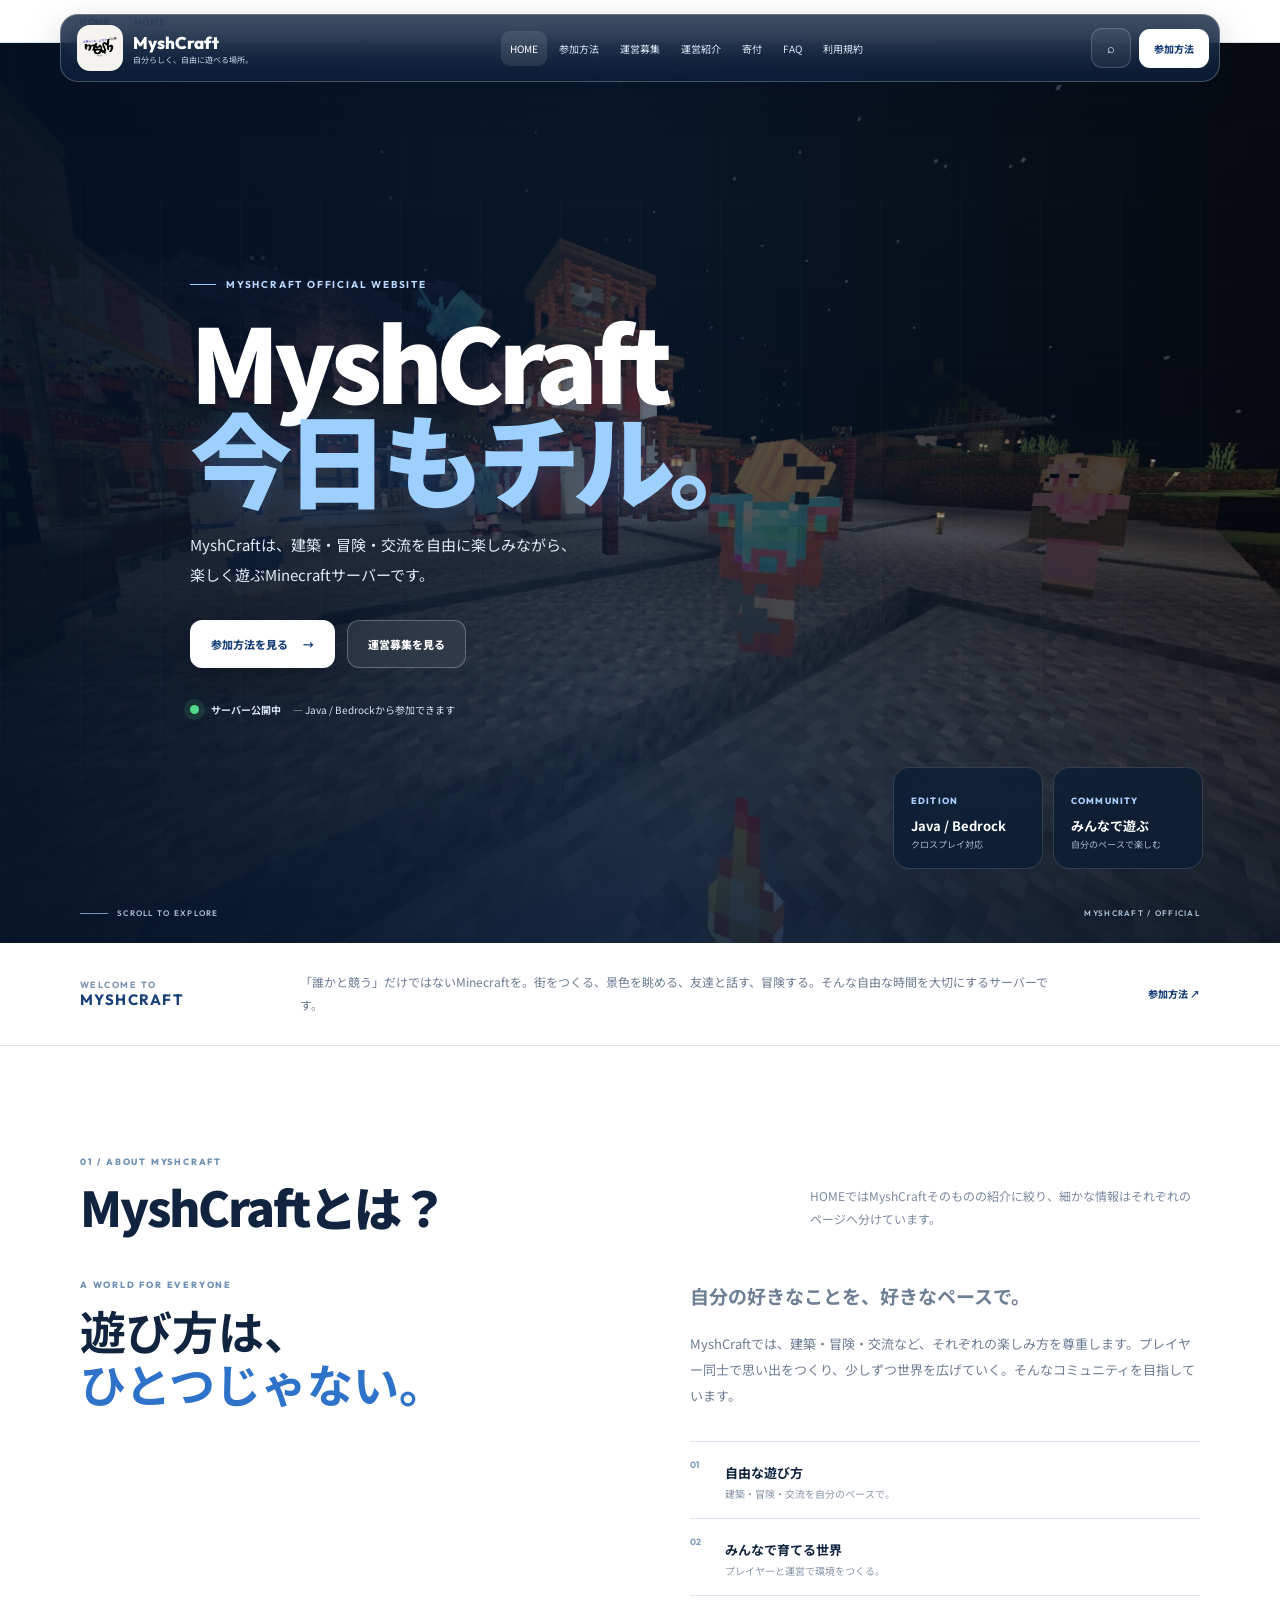
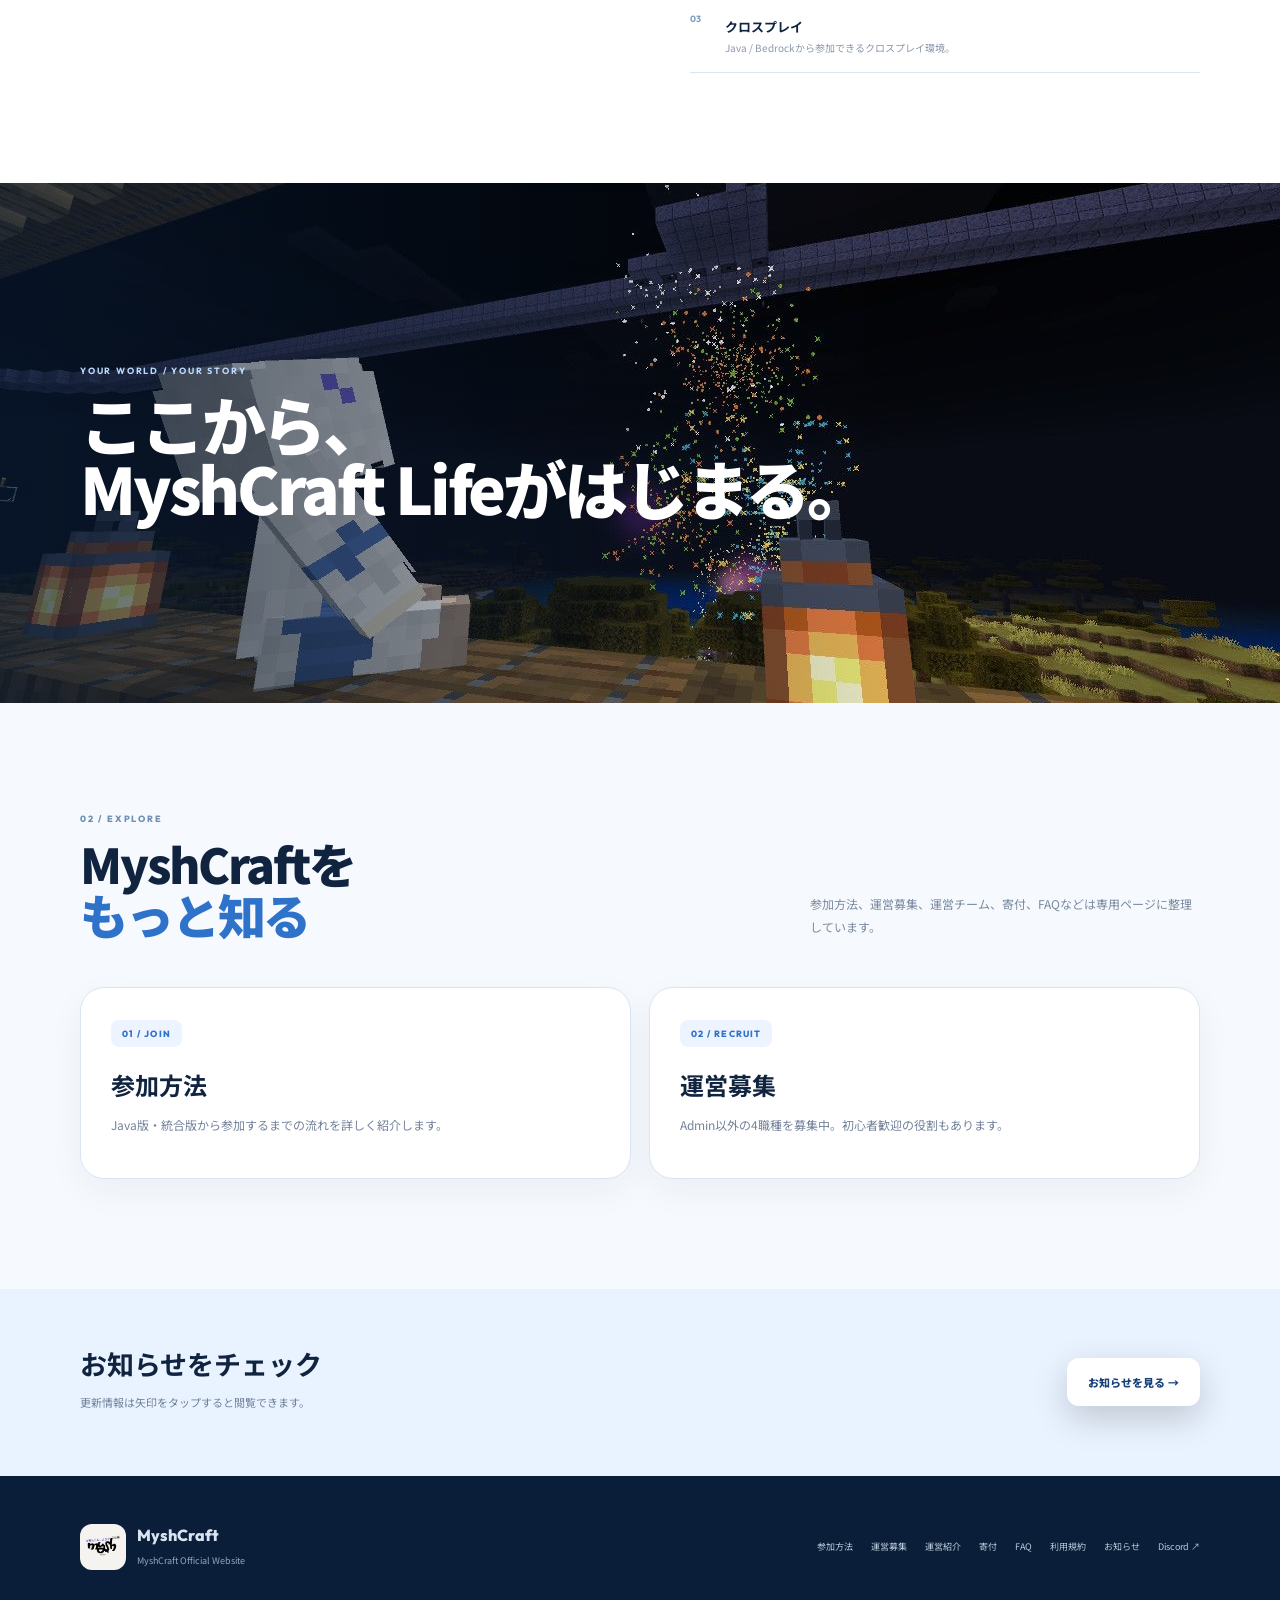
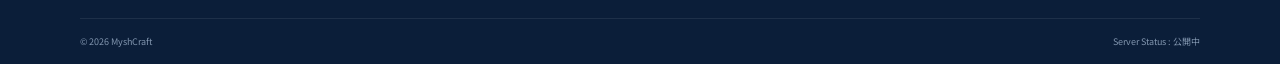
<file: index.html>
<!doctype html><html lang="ja"><head><meta charset="utf-8"><meta name="viewport" content="width=device-width,initial-scale=1"><meta name="theme-color" content="#173f78"><title>HOME | MyshCraft</title><link rel="icon" href="assets/images/myshcraft-icon.png"><link rel="stylesheet" href="style.css"></head><body><div class="progress" id="progress"></div><header class="site-header"><a class="brand" href="index.html"><img src="assets/images/myshcraft-icon.png" alt="MyshCraft"><span><strong>MyshCraft</strong><small>自分らしく、自由に遊べる場所。</small></span></a><nav class="main-nav"><a class="active" href="index.html">HOME</a><a class="" href="join.html">参加方法</a><a class="" href="recruit.html">運営募集</a><a class="" href="team.html">運営紹介</a><a class="" href="donate.html">寄付</a><a class="" href="faq.html">FAQ</a><a class="" href="rules.html">利用規約</a></nav><div class="header-actions"><button class="icon-button" id="searchOpen" aria-label="検索">⌕</button><a class="header-cta" href="join.html">参加方法</a><button class="menu-button" id="menuButton">☰</button></div></header><div class="breadcrumbs"><div class="container"><a href="index.html">HOME</a><span>›</span><strong>HOME</strong></div></div><main><section class="hero"><video autoplay muted loop playsinline poster="assets/images/world1.png"><source src="assets/video/myshcraft-hero.mp4" type="video/mp4"></video><div class="hero-shade"></div><div class="hero-grid"></div><div class="hero-content"><div class="eyebrow"><span></span> MYSHCRAFT OFFICIAL WEBSITE</div><h1>MyshCraft<br><em>今日もチル。</em></h1><p>MyshCraftは、建築・冒険・交流を自由に楽しみながら、<br>楽しく遊ぶMinecraftサーバーです。</p><div class="hero-buttons"><a class="btn primary" href="join.html">参加方法を見る <span>→</span></a><a class="btn glass" href="recruit.html">運営募集を見る</a></div><div class="hero-status"><span class="status-dot status-live"></span><strong>サーバー公開中</strong><span>— Java / Bedrockから参加できます</span></div></div><div class="hero-cards"><div class="mini-card"><b>EDITION</b><strong>Java / Bedrock</strong><span>クロスプレイ対応</span></div><div class="mini-card"><b>COMMUNITY</b><strong>みんなで遊ぶ</strong><span>自分のペースで楽しむ</span></div></div><div class="hero-bottom"><div class="scroll-label"><span></span> SCROLL TO EXPLORE</div><div>MYSHCRAFT / OFFICIAL</div></div></section><section class="intro"><div class="container intro-grid"><div class="intro-label">WELCOME TO<br><strong>MYSHCRAFT</strong></div><p>「誰かと競う」だけではないMinecraftを。街をつくる、景色を眺める、友達と話す、冒険する。そんな自由な時間を大切にするサーバーです。</p><a class="text-link" href="join.html">参加方法 ↗</a></div></section><section class="section about-home"><div class="container"><div class="section-head"><div><div class="section-kicker">01 / ABOUT MYSHCRAFT</div><h2>MyshCraftとは？</h2></div><p>HOMEではMyshCraftそのものの紹介に絞り、細かな情報はそれぞれのページへ分けています。</p></div><div class="about-grid"><div><div class="section-kicker">A WORLD FOR EVERYONE</div><h2 style="font-size:46px;line-height:1.15;margin:0">遊び方は、<br><span style="color:var(--blue)">ひとつじゃない。</span></h2></div><div class="about-copy"><p class="lead">自分の好きなことを、好きなペースで。</p><p>MyshCraftでは、建築・冒険・交流など、それぞれの楽しみ方を尊重します。プレイヤー同士で思い出をつくり、少しずつ世界を広げていく。そんなコミュニティを目指しています。</p><div class="feature-list"><div><b>01</b><span><strong>自由な遊び方</strong><small>建築・冒険・交流を自分のペースで。</small></span></div><div><b>02</b><span><strong>みんなで育てる世界</strong><small>プレイヤーと運営で環境をつくる。</small></span></div><div><b>03</b><span><strong>クロスプレイ</strong><small>Java / Bedrockから参加できるクロスプレイ環境。</small></span></div></div></div></div></div></section><section class="visual"><img src="assets/images/screenshot6.jpg" alt="MyshCraftの街並み"><div class="container"><span>YOUR WORLD / YOUR STORY</span><h2>ここから、<br>MyshCraft Lifeがはじまる。</h2></div></section><section class="section"><div class="container"><div class="section-head"><div><div class="section-kicker">02 / EXPLORE</div><h2>MyshCraftを<br><span>もっと知る</span></h2></div><p>参加方法、運営募集、運営チーム、寄付、FAQなどは専用ページに整理しています。</p></div><div class="join-grid"><a class="join-card" href="join.html"><div class="join-icon">01 / JOIN</div><h3>参加方法</h3><p>Java版・統合版から参加するまでの流れを詳しく紹介します。</p></a><a class="join-card" href="recruit.html"><div class="join-icon">02 / RECRUIT</div><h3>運営募集</h3><p>Admin以外の4職種を募集中。初心者歓迎の役割もあります。</p></a></div></div></section><section class="cta"><div class="container cta-inner"><div><h2>お知らせをチェック</h2><p>更新情報は矢印をタップすると閲覧できます。</p></div><a class="btn primary" href="news.html">お知らせを見る →</a></div></section></main><footer class="footer"><div class="container footer-main"><div class="footer-brand"><img src="assets/images/myshcraft-icon.png" alt=""><div><strong>MyshCraft</strong><small>MyshCraft Official Website</small></div></div><div class="footer-links"><a href="join.html">参加方法</a><a href="recruit.html">運営募集</a><a href="team.html">運営紹介</a><a href="donate.html">寄付</a><a href="faq.html">FAQ</a><a href="rules.html">利用規約</a><a href="news.html">お知らせ</a><a href="https://discord.gg/7vTQMmWgSN" target="_blank" rel="noopener">Discord ↗</a></div></div><div class="container footer-bottom"><span>© 2026 MyshCraft</span><span>Server Status : 公開中</span></div></footer><div class="search-modal" id="searchModal"><div class="search-backdrop" data-close="1"></div><div class="search-panel"><button class="search-close" data-close="1">×</button><div class="section-kicker">SITE SEARCH</div><h2>何をお探しですか？</h2><input class="search-input" id="searchInput" placeholder="参加方法、寄付、運営募集…"><div id="searchResults" style="margin-top:15px"></div></div></div><script src="script.js"></script></body></html>
</file>
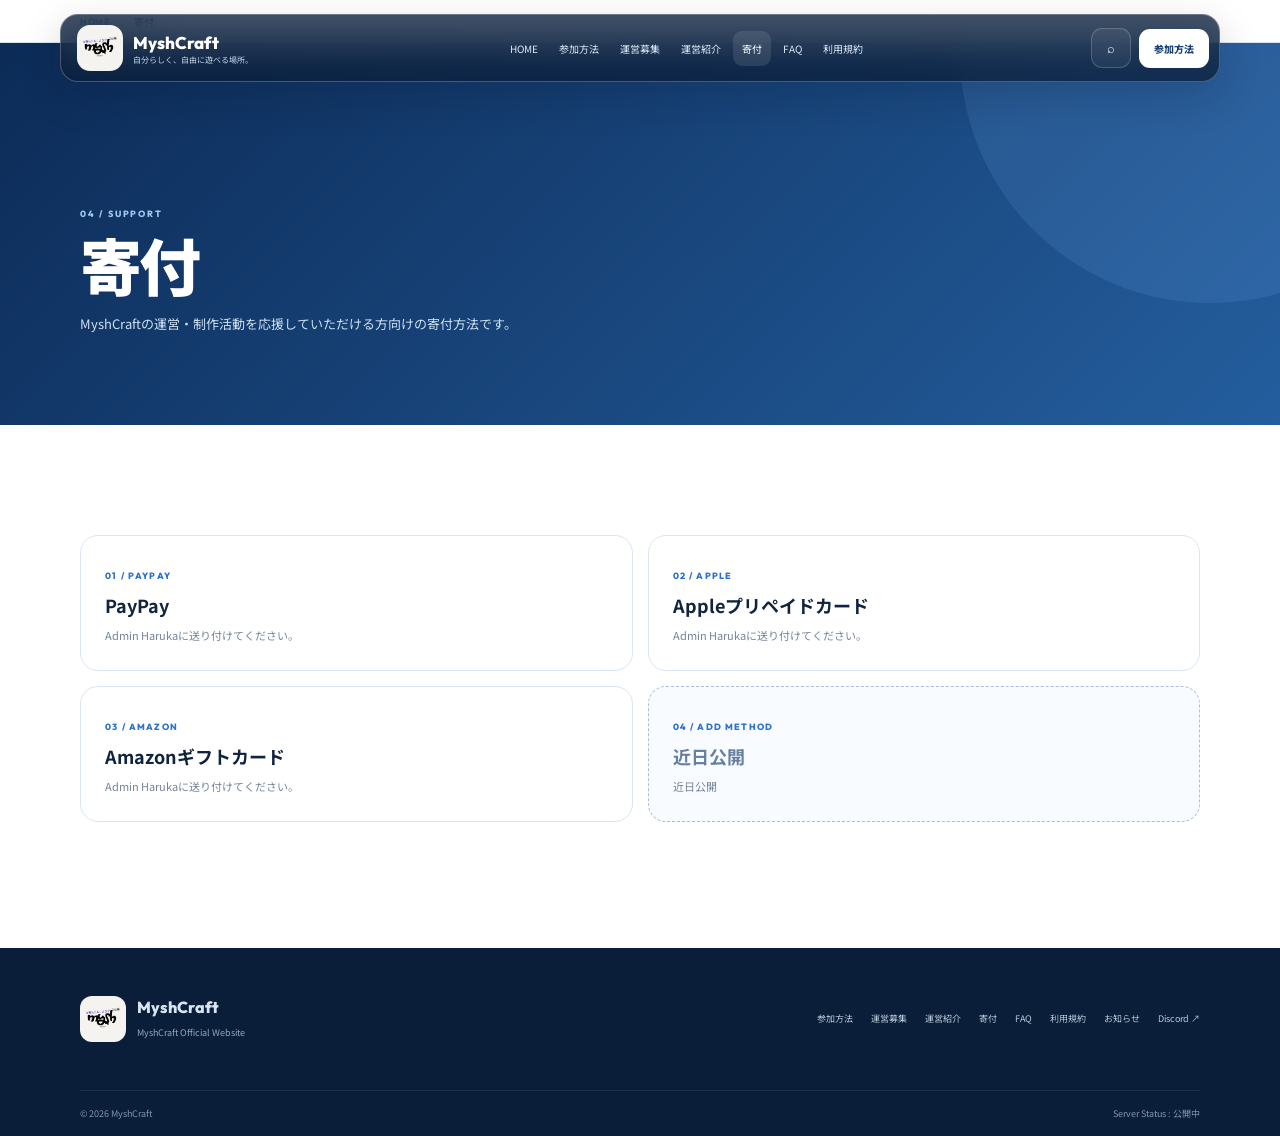
<file: donate.html>
<!doctype html><html lang="ja"><head><meta charset="utf-8"><meta name="viewport" content="width=device-width,initial-scale=1"><meta name="theme-color" content="#173f78"><title>寄付 | MyshCraft</title><link rel="icon" href="assets/images/myshcraft-icon.png"><link rel="stylesheet" href="style.css"></head><body><div class="progress" id="progress"></div><header class="site-header"><a class="brand" href="index.html"><img src="assets/images/myshcraft-icon.png" alt="MyshCraft"><span><strong>MyshCraft</strong><small>自分らしく、自由に遊べる場所。</small></span></a><nav class="main-nav"><a class="" href="index.html">HOME</a><a class="" href="join.html">参加方法</a><a class="" href="recruit.html">運営募集</a><a class="" href="team.html">運営紹介</a><a class="active" href="donate.html">寄付</a><a class="" href="faq.html">FAQ</a><a class="" href="rules.html">利用規約</a></nav><div class="header-actions"><button class="icon-button" id="searchOpen" aria-label="検索">⌕</button><a class="header-cta" href="join.html">参加方法</a><button class="menu-button" id="menuButton">☰</button></div></header><div class="breadcrumbs"><div class="container"><a href="index.html">HOME</a><span>›</span><strong>寄付</strong></div></div><main><section class="page-hero"><div class="container"><div class="section-kicker light-kicker">04 / SUPPORT</div><h1>寄付</h1><p>MyshCraftの運営・制作活動を応援していただける方向けの寄付方法です。</p></div></section><section class="section content-section"><div class="container"><div class="donate-grid"><div class="donate-card"><b>01 / PAYPAY</b><h3>PayPay</h3><p>Admin Harukaに送り付けてください。</p></div><div class="donate-card"><b>02 / APPLE</b><h3>Appleプリペイドカード</h3><p>Admin Harukaに送り付けてください。</p></div><div class="donate-card"><b>03 / AMAZON</b><h3>Amazonギフトカード</h3><p>Admin Harukaに送り付けてください。</p></div><div class="donate-card add-card"><b>04 / ADD METHOD</b><h3>近日公開</h3><p>近日公開</p></div></div><p class="donate-note"></p></div></section></main><footer class="footer"><div class="container footer-main"><div class="footer-brand"><img src="assets/images/myshcraft-icon.png" alt=""><div><strong>MyshCraft</strong><small>MyshCraft Official Website</small></div></div><div class="footer-links"><a href="join.html">参加方法</a><a href="recruit.html">運営募集</a><a href="team.html">運営紹介</a><a href="donate.html">寄付</a><a href="faq.html">FAQ</a><a href="rules.html">利用規約</a><a href="news.html">お知らせ</a><a href="https://discord.gg/7vTQMmWgSN" target="_blank" rel="noopener">Discord ↗</a></div></div><div class="container footer-bottom"><span>© 2026 MyshCraft</span><span>Server Status : 公開中</span></div></footer><div class="search-modal" id="searchModal"><div class="search-backdrop" data-close="1"></div><div class="search-panel"><button class="search-close" data-close="1">×</button><div class="section-kicker">SITE SEARCH</div><h2>何をお探しですか？</h2><input class="search-input" id="searchInput" placeholder="参加方法、寄付、運営募集…"><div id="searchResults" style="margin-top:15px"></div></div></div><script src="script.js"></script></body></html>
</file>
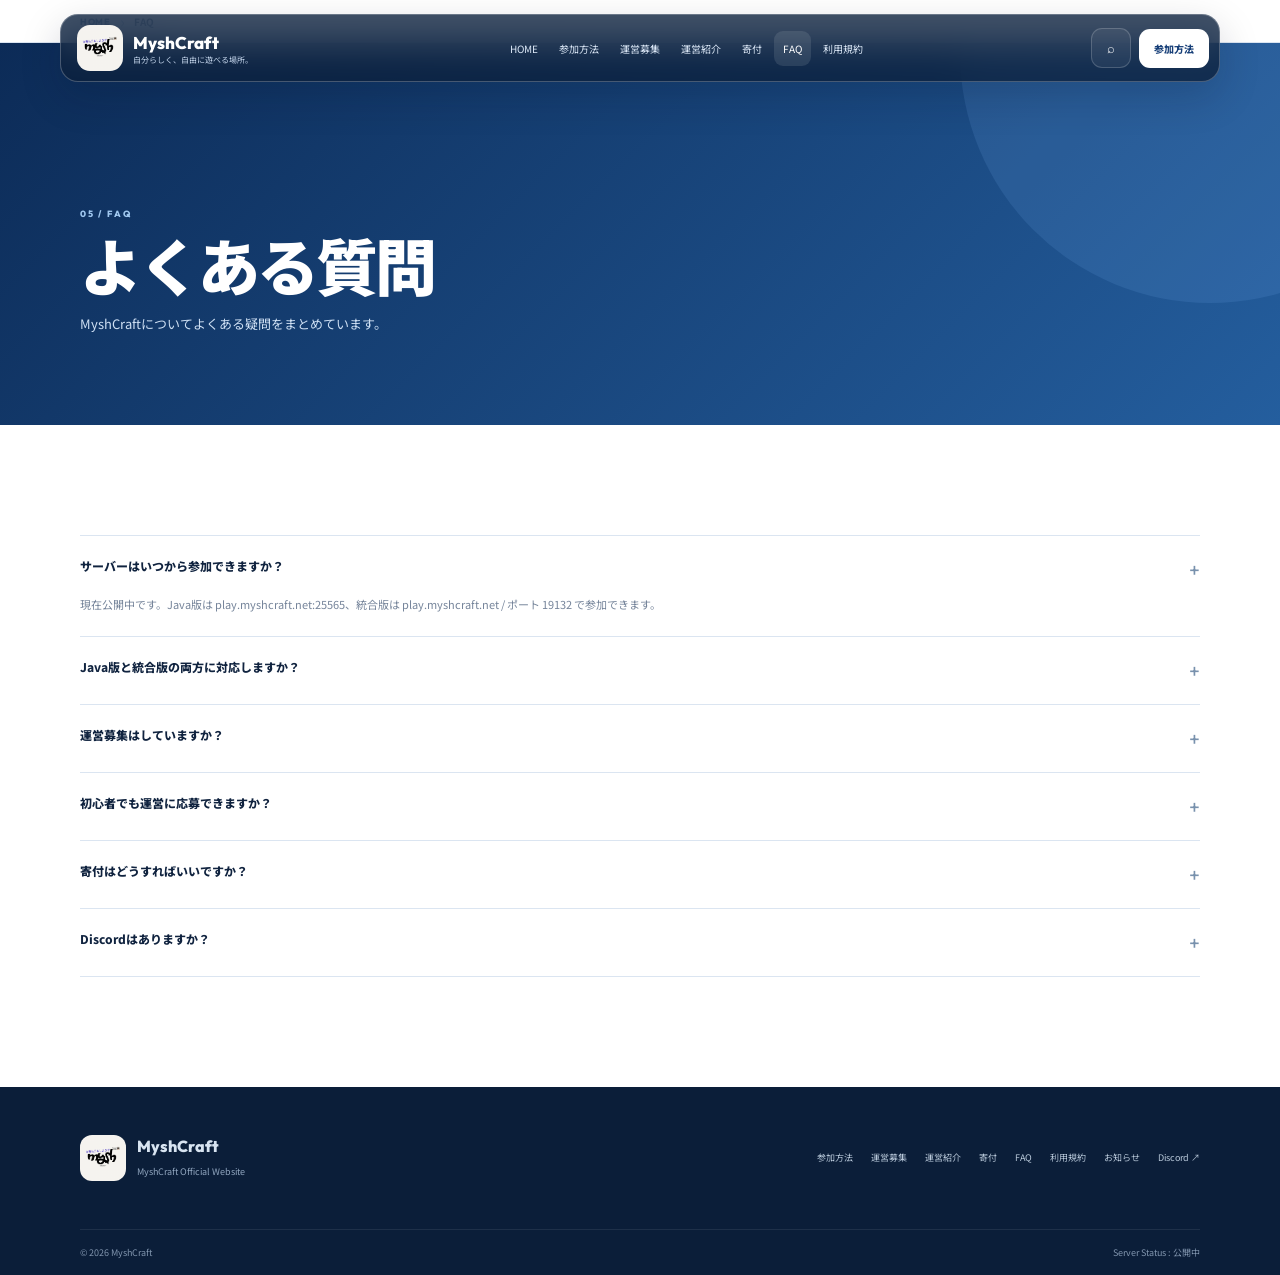
<file: faq.html>
<!doctype html><html lang="ja"><head><meta charset="utf-8"><meta name="viewport" content="width=device-width,initial-scale=1"><meta name="theme-color" content="#173f78"><title>よくある質問 | MyshCraft</title><link rel="icon" href="assets/images/myshcraft-icon.png"><link rel="stylesheet" href="style.css"></head><body><div class="progress" id="progress"></div><header class="site-header"><a class="brand" href="index.html"><img src="assets/images/myshcraft-icon.png" alt="MyshCraft"><span><strong>MyshCraft</strong><small>自分らしく、自由に遊べる場所。</small></span></a><nav class="main-nav"><a class="" href="index.html">HOME</a><a class="" href="join.html">参加方法</a><a class="" href="recruit.html">運営募集</a><a class="" href="team.html">運営紹介</a><a class="" href="donate.html">寄付</a><a class="active" href="faq.html">FAQ</a><a class="" href="rules.html">利用規約</a></nav><div class="header-actions"><button class="icon-button" id="searchOpen" aria-label="検索">⌕</button><a class="header-cta" href="join.html">参加方法</a><button class="menu-button" id="menuButton">☰</button></div></header><div class="breadcrumbs"><div class="container"><a href="index.html">HOME</a><span>›</span><strong>FAQ</strong></div></div><main><section class="page-hero"><div class="container"><div class="section-kicker light-kicker">05 / FAQ</div><h1>よくある質問</h1><p>MyshCraftについてよくある疑問をまとめています。</p></div></section><section class="section content-section"><div class="container"><div class="faq-list"><details open><summary>サーバーはいつから参加できますか？<span>+</span></summary><p>現在公開中です。Java版は play.myshcraft.net:25565、統合版は play.myshcraft.net / ポート 19132 で参加できます。</p></details><details><summary>Java版と統合版の両方に対応しますか？<span>+</span></summary><p>Java版・統合版のクロスプレイに対応しています。</p></details><details><summary>運営募集はしていますか？<span>+</span></summary><p>Moderator / Developer / Editor / Builderを募集しています。Adminは募集対象外です。</p></details><details><summary>初心者でも運営に応募できますか？<span>+</span></summary><p>EditorとBuilderは「統合版OK・初心者大歓迎」としています。</p></details><details><summary>寄付はどうすればいいですか？<span>+</span></summary><p>PayPay、Appleプリペイドカード、Amazonギフトカードに対応しています。いずれもAdmin Harukaに送付してください。</p></details><details><summary>Discordはありますか？<span>+</span></summary><p>あります。参加方法ページやフッターからDiscordへアクセスできます。</p></details></div></div></section></main><footer class="footer"><div class="container footer-main"><div class="footer-brand"><img src="assets/images/myshcraft-icon.png" alt=""><div><strong>MyshCraft</strong><small>MyshCraft Official Website</small></div></div><div class="footer-links"><a href="join.html">参加方法</a><a href="recruit.html">運営募集</a><a href="team.html">運営紹介</a><a href="donate.html">寄付</a><a href="faq.html">FAQ</a><a href="rules.html">利用規約</a><a href="news.html">お知らせ</a><a href="https://discord.gg/7vTQMmWgSN" target="_blank" rel="noopener">Discord ↗</a></div></div><div class="container footer-bottom"><span>© 2026 MyshCraft</span><span>Server Status : 公開中</span></div></footer><div class="search-modal" id="searchModal"><div class="search-backdrop" data-close="1"></div><div class="search-panel"><button class="search-close" data-close="1">×</button><div class="section-kicker">SITE SEARCH</div><h2>何をお探しですか？</h2><input class="search-input" id="searchInput" placeholder="参加方法、寄付、運営募集…"><div id="searchResults" style="margin-top:15px"></div></div></div><script src="script.js"></script></body></html>
</file>
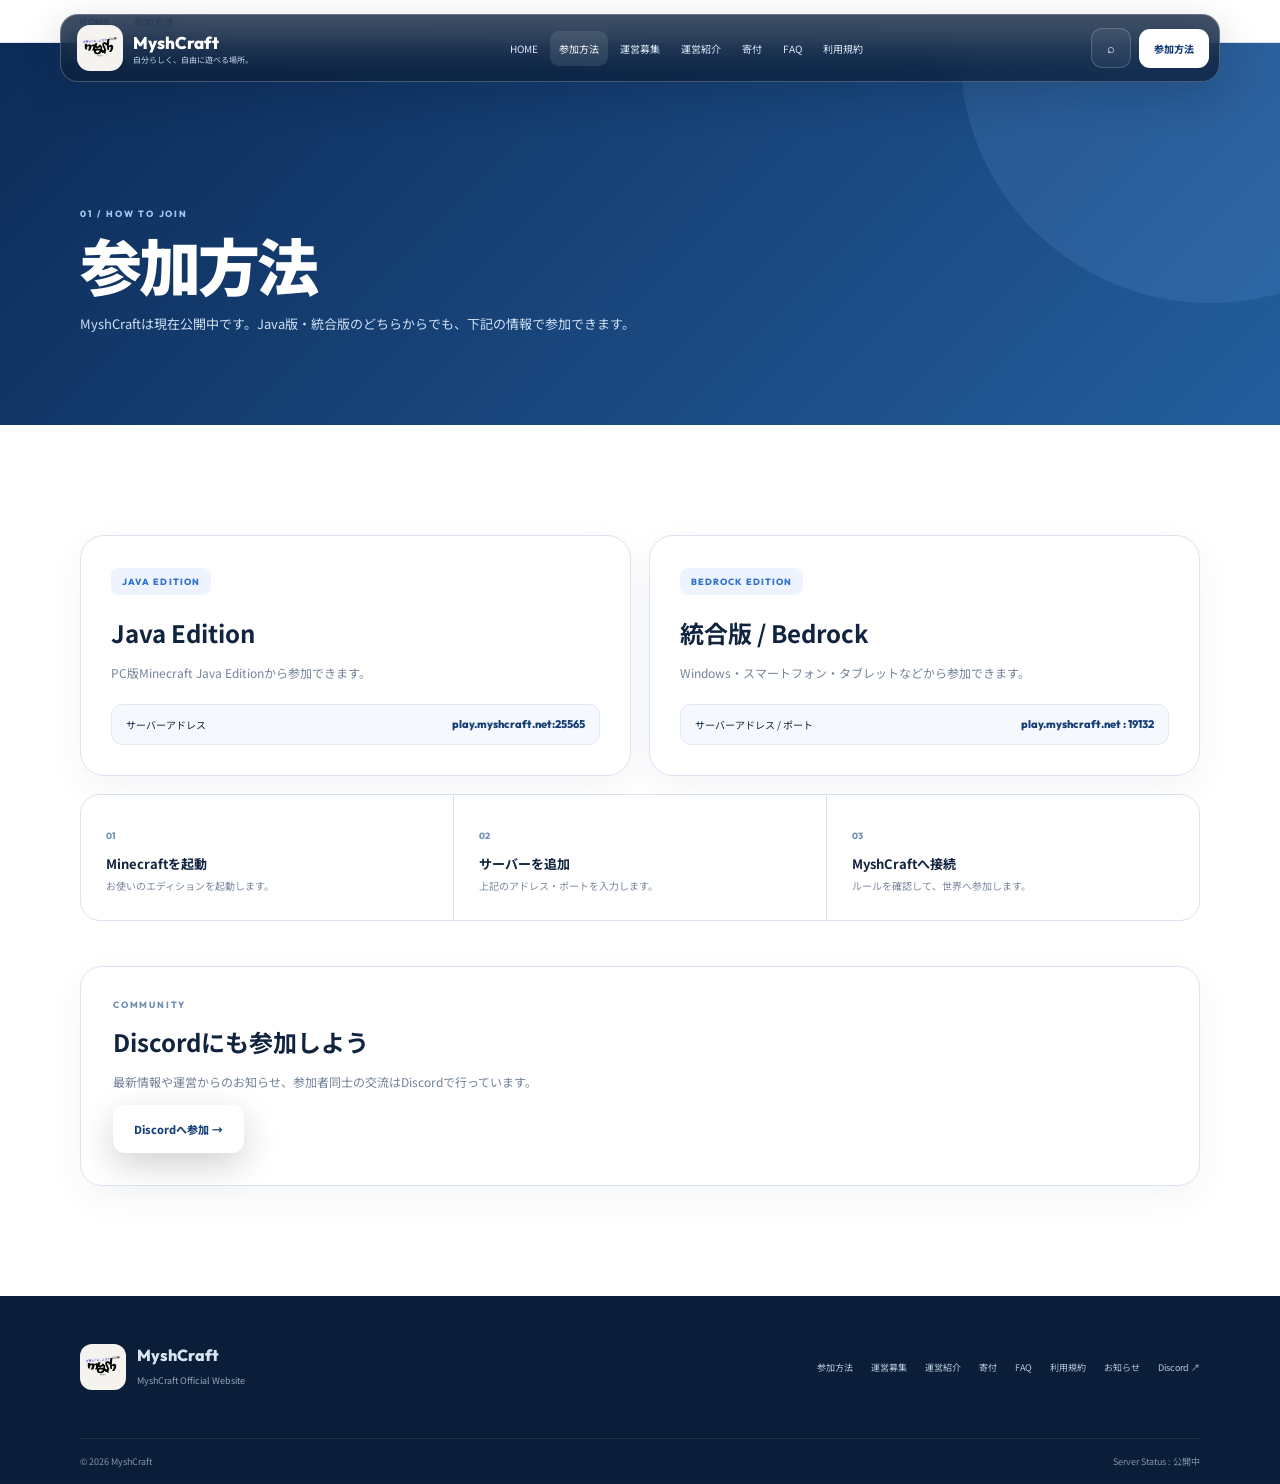
<file: join.html>
<!doctype html><html lang="ja"><head><meta charset="utf-8"><meta name="viewport" content="width=device-width,initial-scale=1"><meta name="theme-color" content="#173f78"><title>参加方法 | MyshCraft</title><link rel="icon" href="assets/images/myshcraft-icon.png"><link rel="stylesheet" href="style.css"></head><body><div class="progress" id="progress"></div><header class="site-header"><a class="brand" href="index.html"><img src="assets/images/myshcraft-icon.png" alt="MyshCraft"><span><strong>MyshCraft</strong><small>自分らしく、自由に遊べる場所。</small></span></a><nav class="main-nav"><a class="" href="index.html">HOME</a><a class="active" href="join.html">参加方法</a><a class="" href="recruit.html">運営募集</a><a class="" href="team.html">運営紹介</a><a class="" href="donate.html">寄付</a><a class="" href="faq.html">FAQ</a><a class="" href="rules.html">利用規約</a></nav><div class="header-actions"><button class="icon-button" id="searchOpen" aria-label="検索">⌕</button><a class="header-cta" href="join.html">参加方法</a><button class="menu-button" id="menuButton">☰</button></div></header><div class="breadcrumbs"><div class="container"><a href="index.html">HOME</a><span>›</span><strong>参加方法</strong></div></div><main><section class="page-hero"><div class="container"><div class="section-kicker light-kicker">01 / HOW TO JOIN</div><h1>参加方法</h1><p>MyshCraftは現在公開中です。Java版・統合版のどちらからでも、下記の情報で参加できます。</p></div></section><section class="section content-section"><div class="container"><div class="join-grid"><div class="join-card"><div class="join-icon">JAVA EDITION</div><h3>Java Edition</h3><p>PC版Minecraft Java Editionから参加できます。</p><div class="server-row"><span>サーバーアドレス</span><code>play.myshcraft.net:25565</code></div></div><div class="join-card"><div class="join-icon">BEDROCK EDITION</div><h3>統合版 / Bedrock</h3><p>Windows・スマートフォン・タブレットなどから参加できます。</p><div class="server-row"><span>サーバーアドレス / ポート</span><code>play.myshcraft.net : 19132</code></div></div></div><div class="steps"><div class="step"><span>01</span><strong>Minecraftを起動</strong><p>お使いのエディションを起動します。</p></div><div class="step"><span>02</span><strong>サーバーを追加</strong><p>上記のアドレス・ポートを入力します。</p></div><div class="step"><span>03</span><strong>MyshCraftへ接続</strong><p>ルールを確認して、世界へ参加します。</p></div></div><div class="content-card" style="margin-top:45px"><div class="section-kicker">COMMUNITY</div><h2 style="margin:0 0 10px">Discordにも参加しよう</h2><p style="font-size:12px;color:#718198;line-height:1.9">最新情報や運営からのお知らせ、参加者同士の交流はDiscordで行っています。</p><a class="btn primary" href="https://discord.gg/7vTQMmWgSN" target="_blank" rel="noopener">Discordへ参加 →</a></div></div></section></main><footer class="footer"><div class="container footer-main"><div class="footer-brand"><img src="assets/images/myshcraft-icon.png" alt=""><div><strong>MyshCraft</strong><small>MyshCraft Official Website</small></div></div><div class="footer-links"><a href="join.html">参加方法</a><a href="recruit.html">運営募集</a><a href="team.html">運営紹介</a><a href="donate.html">寄付</a><a href="faq.html">FAQ</a><a href="rules.html">利用規約</a><a href="news.html">お知らせ</a><a href="https://discord.gg/7vTQMmWgSN" target="_blank" rel="noopener">Discord ↗</a></div></div><div class="container footer-bottom"><span>© 2026 MyshCraft</span><span>Server Status : 公開中</span></div></footer><div class="search-modal" id="searchModal"><div class="search-backdrop" data-close="1"></div><div class="search-panel"><button class="search-close" data-close="1">×</button><div class="section-kicker">SITE SEARCH</div><h2>何をお探しですか？</h2><input class="search-input" id="searchInput" placeholder="参加方法、寄付、運営募集…"><div id="searchResults" style="margin-top:15px"></div></div></div><script src="script.js"></script></body></html>
</file>
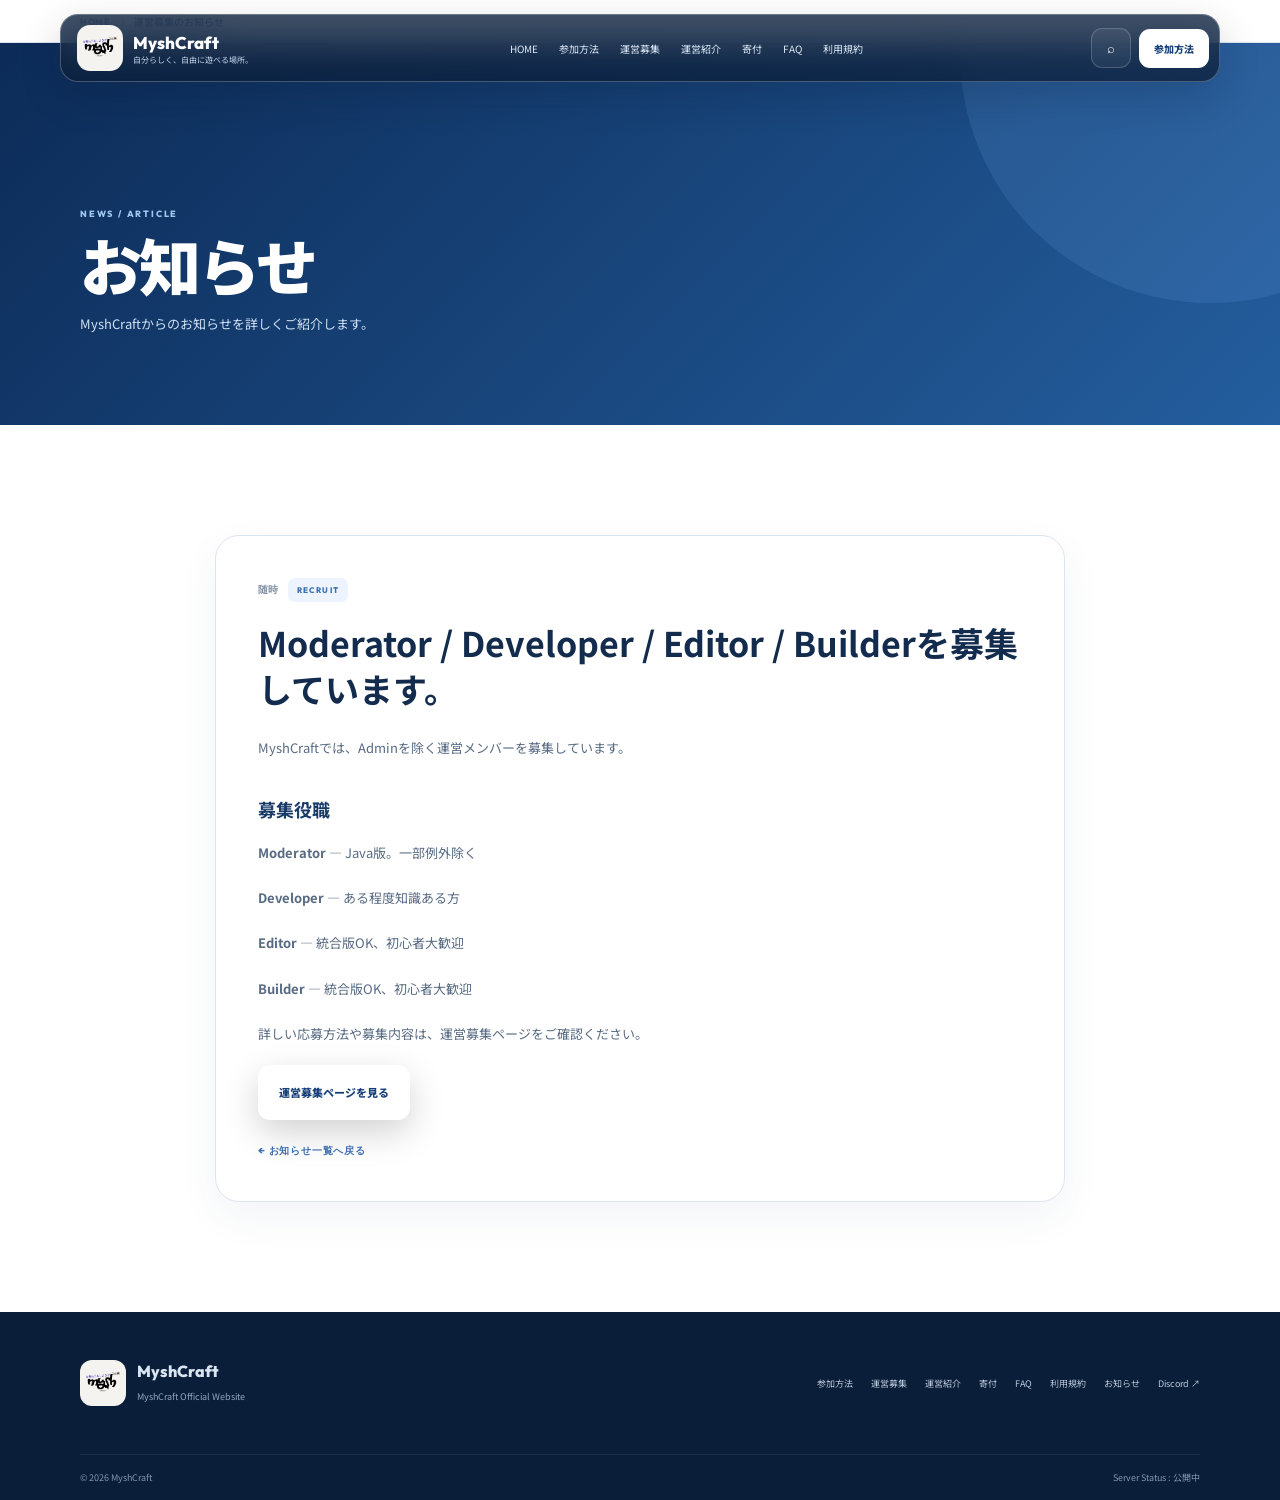
<file: news-recruit.html>
<!doctype html><html lang="ja"><head><meta charset="utf-8"><meta name="viewport" content="width=device-width,initial-scale=1"><meta name="theme-color" content="#173f78"><title>Moderator / Developer / Editor / Builderを募集しています。 | MyshCraft</title><link rel="icon" href="assets/images/myshcraft-icon.png"><link rel="stylesheet" href="style.css"></head><body><div class="progress" id="progress"></div><header class="site-header"><a class="brand" href="index.html"><img src="assets/images/myshcraft-icon.png" alt="MyshCraft"><span><strong>MyshCraft</strong><small>自分らしく、自由に遊べる場所。</small></span></a><nav class="main-nav"><a href="index.html">HOME</a><a href="join.html">参加方法</a><a href="recruit.html">運営募集</a><a href="team.html">運営紹介</a><a href="donate.html">寄付</a><a href="faq.html">FAQ</a><a href="rules.html">利用規約</a></nav><div class="header-actions"><button class="icon-button" id="searchOpen" aria-label="検索">⌕</button><a class="header-cta" href="join.html">参加方法</a><button class="menu-button" id="menuButton">☰</button></div></header><div class="breadcrumbs"><div class="container"><a href="index.html">HOME</a><span>›</span><strong>運営募集のお知らせ</strong></div></div><main><section class="page-hero"><div class="container"><div class="section-kicker light-kicker">NEWS / ARTICLE</div><h1>お知らせ</h1><p>MyshCraftからのお知らせを詳しくご紹介します。</p></div></section><section class="section content-section"><div class="container article-wrap"><article class="article-card"><div class="article-meta"><time>随時</time><span class="article-tag">RECRUIT</span></div><h2>Moderator / Developer / Editor / Builderを募集しています。</h2><div class="article-body"><p>MyshCraftでは、Adminを除く運営メンバーを募集しています。</p><h3>募集役職</h3><p><strong>Moderator</strong> — Java版。一部例外除く</p><p><strong>Developer</strong> — ある程度知識ある方</p><p><strong>Editor</strong> — 統合版OK、初心者大歓迎</p><p><strong>Builder</strong> — 統合版OK、初心者大歓迎</p><p>詳しい応募方法や募集内容は、運営募集ページをご確認ください。</p><a class="btn primary" href="recruit.html">運営募集ページを見る</a></div><a class="article-back" href="news.html">← お知らせ一覧へ戻る</a></article></div></section></main><footer class="footer"><div class="container footer-main"><div class="footer-brand"><img src="assets/images/myshcraft-icon.png" alt=""><div><strong>MyshCraft</strong><small>MyshCraft Official Website</small></div></div><div class="footer-links"><a href="join.html">参加方法</a><a href="recruit.html">運営募集</a><a href="team.html">運営紹介</a><a href="donate.html">寄付</a><a href="faq.html">FAQ</a><a href="rules.html">利用規約</a><a href="news.html">お知らせ</a><a href="https://discord.gg/7vTQMmWgSN" target="_blank" rel="noopener">Discord ↗</a></div></div><div class="container footer-bottom"><span>© 2026 MyshCraft</span><span>Server Status : 公開中</span></div></footer><div class="search-modal" id="searchModal"><div class="search-backdrop" data-close="1"></div><div class="search-panel"><button class="search-close" data-close="1">×</button><div class="section-kicker">SITE SEARCH</div><h2>何をお探しですか？</h2><input class="search-input" id="searchInput" placeholder="参加方法、寄付、運営募集…"><div id="searchResults" style="margin-top:15px"></div></div></div><script src="script.js"></script></body></html>
</file>
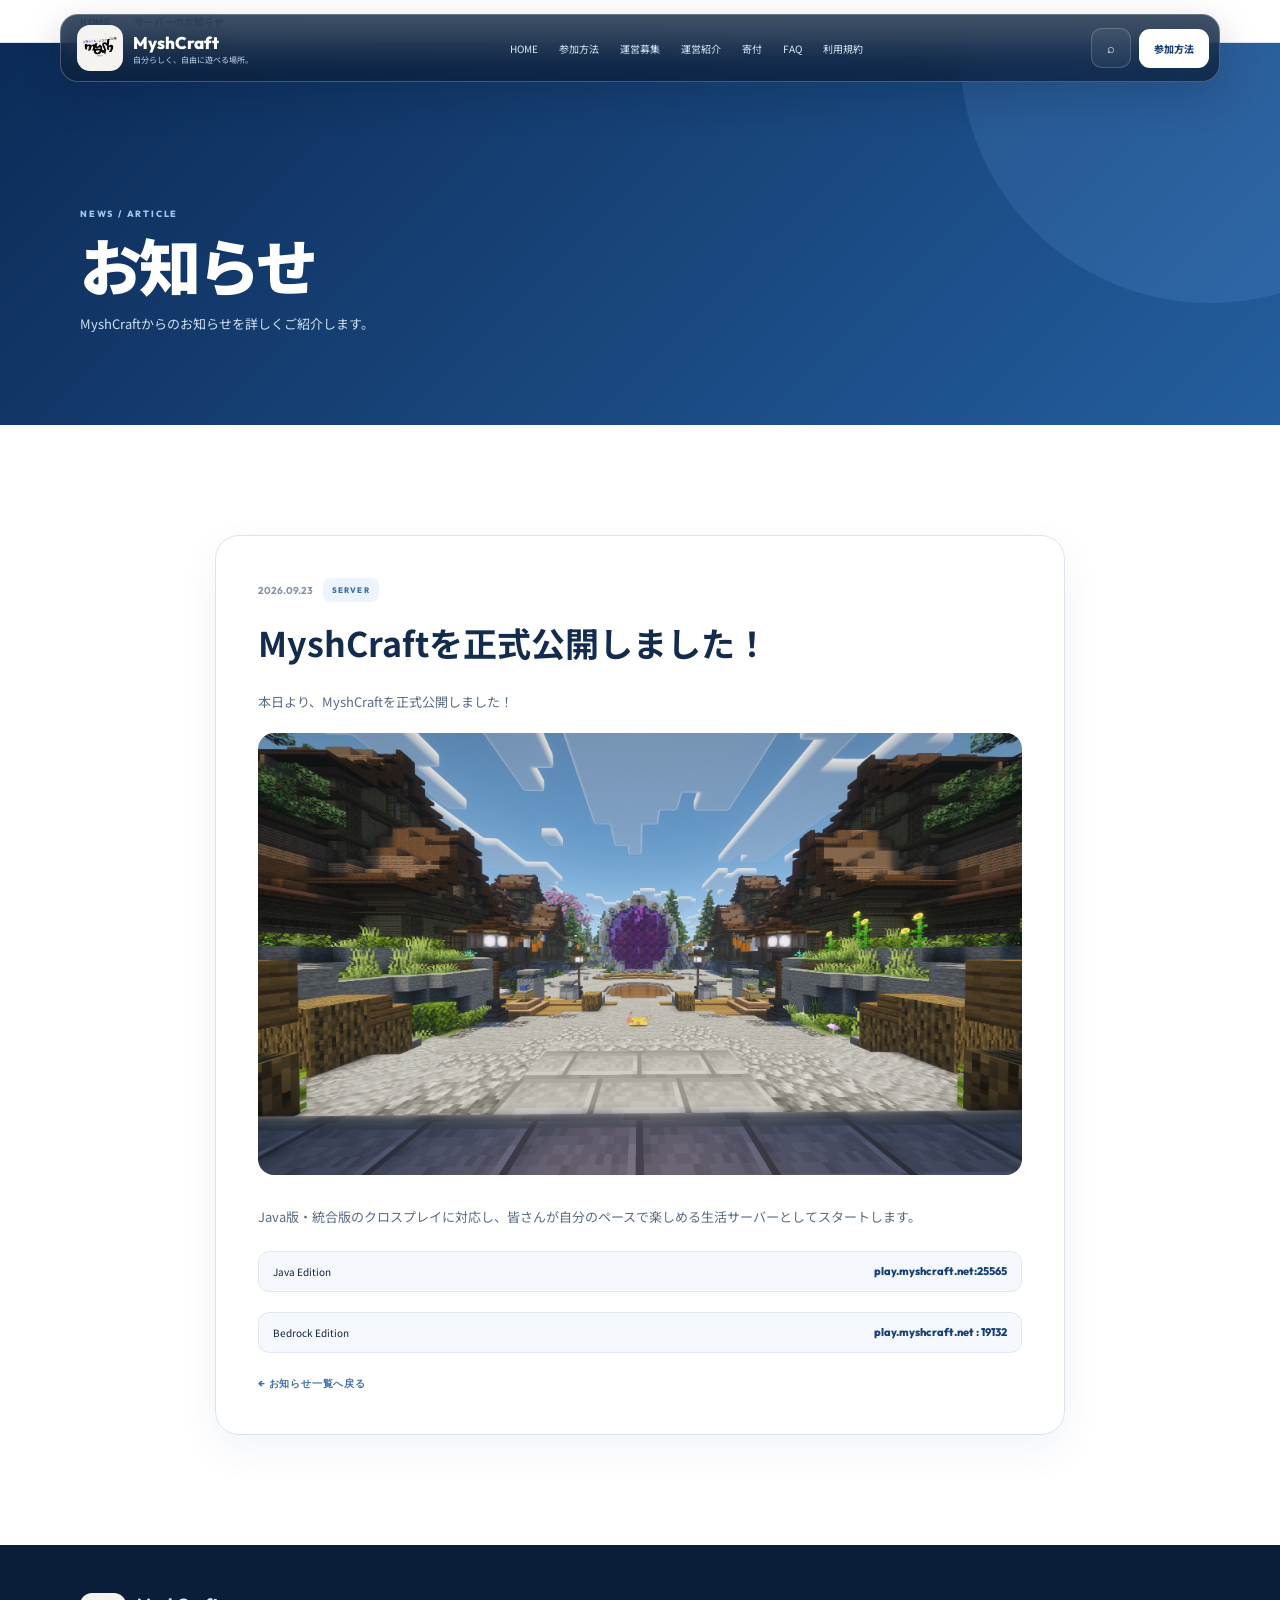
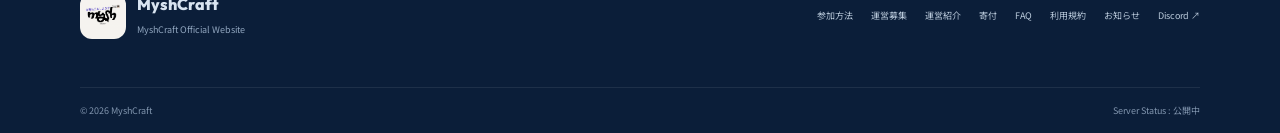
<file: news-server.html>
<!doctype html><html lang="ja"><head><meta charset="utf-8"><meta name="viewport" content="width=device-width,initial-scale=1"><meta name="theme-color" content="#173f78"><title>MyshCraftを正式公開しました！ | MyshCraft</title><link rel="icon" href="assets/images/myshcraft-icon.png"><link rel="stylesheet" href="style.css"></head><body><div class="progress" id="progress"></div><header class="site-header"><a class="brand" href="index.html"><img src="assets/images/myshcraft-icon.png" alt="MyshCraft"><span><strong>MyshCraft</strong><small>自分らしく、自由に遊べる場所。</small></span></a><nav class="main-nav"><a href="index.html">HOME</a><a href="join.html">参加方法</a><a href="recruit.html">運営募集</a><a href="team.html">運営紹介</a><a href="donate.html">寄付</a><a href="faq.html">FAQ</a><a href="rules.html">利用規約</a></nav><div class="header-actions"><button class="icon-button" id="searchOpen" aria-label="検索">⌕</button><a class="header-cta" href="join.html">参加方法</a><button class="menu-button" id="menuButton">☰</button></div></header><div class="breadcrumbs"><div class="container"><a href="index.html">HOME</a><span>›</span><strong>サーバーのお知らせ</strong></div></div><main><section class="page-hero"><div class="container"><div class="section-kicker light-kicker">NEWS / ARTICLE</div><h1>お知らせ</h1><p>MyshCraftからのお知らせを詳しくご紹介します。</p></div></section><section class="section content-section"><div class="container article-wrap"><article class="article-card"><div class="article-meta"><time>2026.09.23</time><span class="article-tag">SERVER</span></div><h2>MyshCraftを正式公開しました！</h2><div class="article-body"><p>本日より、MyshCraftを正式公開しました！</p><img class="article-image" src="assets/images/screenshot2.png" alt="MyshCraftワールド"><p>Java版・統合版のクロスプレイに対応し、皆さんが自分のペースで楽しめる生活サーバーとしてスタートします。</p></div><div class="server-row"><span>Java Edition</span><code>play.myshcraft.net:25565</code></div><div class="server-row"><span>Bedrock Edition</span><code>play.myshcraft.net : 19132</code></div><a class="article-back" href="news.html">← お知らせ一覧へ戻る</a></article></div></section></main><footer class="footer"><div class="container footer-main"><div class="footer-brand"><img src="assets/images/myshcraft-icon.png" alt=""><div><strong>MyshCraft</strong><small>MyshCraft Official Website</small></div></div><div class="footer-links"><a href="join.html">参加方法</a><a href="recruit.html">運営募集</a><a href="team.html">運営紹介</a><a href="donate.html">寄付</a><a href="faq.html">FAQ</a><a href="rules.html">利用規約</a><a href="news.html">お知らせ</a><a href="https://discord.gg/7vTQMmWgSN" target="_blank" rel="noopener">Discord ↗</a></div></div><div class="container footer-bottom"><span>© 2026 MyshCraft</span><span>Server Status : 公開中</span></div></footer><div class="search-modal" id="searchModal"><div class="search-backdrop" data-close="1"></div><div class="search-panel"><button class="search-close" data-close="1">×</button><div class="section-kicker">SITE SEARCH</div><h2>何をお探しですか？</h2><input class="search-input" id="searchInput" placeholder="参加方法、寄付、運営募集…"><div id="searchResults" style="margin-top:15px"></div></div></div><script src="script.js"></script></body></html>
</file>
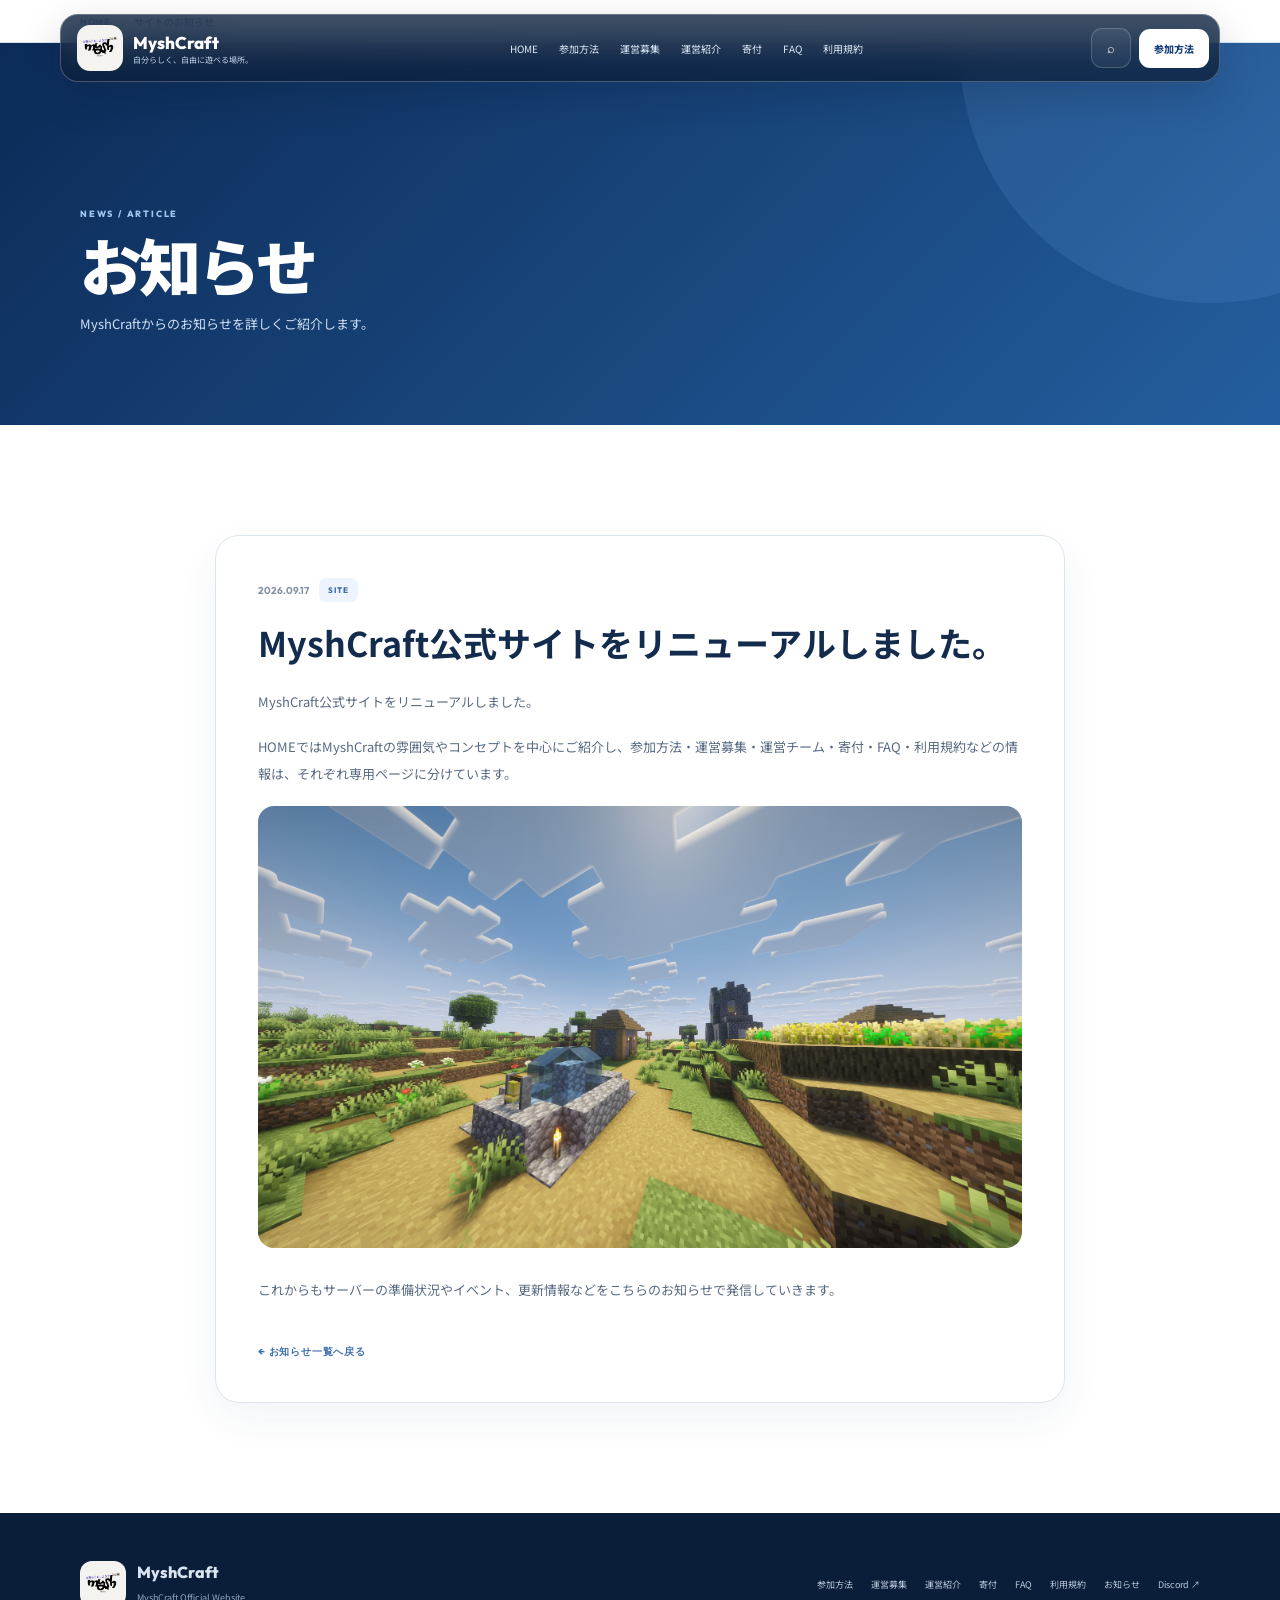
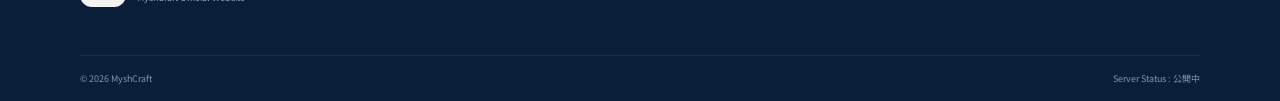
<file: news-site.html>
<!doctype html><html lang="ja"><head><meta charset="utf-8"><meta name="viewport" content="width=device-width,initial-scale=1"><meta name="theme-color" content="#173f78"><title>MyshCraft公式サイトをリニューアルしました。 | MyshCraft</title><link rel="icon" href="assets/images/myshcraft-icon.png"><link rel="stylesheet" href="style.css"></head><body><div class="progress" id="progress"></div><header class="site-header"><a class="brand" href="index.html"><img src="assets/images/myshcraft-icon.png" alt="MyshCraft"><span><strong>MyshCraft</strong><small>自分らしく、自由に遊べる場所。</small></span></a><nav class="main-nav"><a href="index.html">HOME</a><a href="join.html">参加方法</a><a href="recruit.html">運営募集</a><a href="team.html">運営紹介</a><a href="donate.html">寄付</a><a href="faq.html">FAQ</a><a href="rules.html">利用規約</a></nav><div class="header-actions"><button class="icon-button" id="searchOpen" aria-label="検索">⌕</button><a class="header-cta" href="join.html">参加方法</a><button class="menu-button" id="menuButton">☰</button></div></header><div class="breadcrumbs"><div class="container"><a href="index.html">HOME</a><span>›</span><strong>サイトのお知らせ</strong></div></div><main><section class="page-hero"><div class="container"><div class="section-kicker light-kicker">NEWS / ARTICLE</div><h1>お知らせ</h1><p>MyshCraftからのお知らせを詳しくご紹介します。</p></div></section><section class="section content-section"><div class="container article-wrap"><article class="article-card"><div class="article-meta"><time>2026.09.17</time><span class="article-tag">SITE</span></div><h2>MyshCraft公式サイトをリニューアルしました。</h2><div class="article-body"><p>MyshCraft公式サイトをリニューアルしました。</p><p>HOMEではMyshCraftの雰囲気やコンセプトを中心にご紹介し、参加方法・運営募集・運営チーム・寄付・FAQ・利用規約などの情報は、それぞれ専用ページに分けています。</p><img class="article-image" src="assets/images/screenshot5.png" alt="MyshCraftのワールド"><p>これからもサーバーの準備状況やイベント、更新情報などをこちらのお知らせで発信していきます。</p></div><a class="article-back" href="news.html">← お知らせ一覧へ戻る</a></article></div></section></main><footer class="footer"><div class="container footer-main"><div class="footer-brand"><img src="assets/images/myshcraft-icon.png" alt=""><div><strong>MyshCraft</strong><small>MyshCraft Official Website</small></div></div><div class="footer-links"><a href="join.html">参加方法</a><a href="recruit.html">運営募集</a><a href="team.html">運営紹介</a><a href="donate.html">寄付</a><a href="faq.html">FAQ</a><a href="rules.html">利用規約</a><a href="news.html">お知らせ</a><a href="https://discord.gg/7vTQMmWgSN" target="_blank" rel="noopener">Discord ↗</a></div></div><div class="container footer-bottom"><span>© 2026 MyshCraft</span><span>Server Status : 公開中</span></div></footer><div class="search-modal" id="searchModal"><div class="search-backdrop" data-close="1"></div><div class="search-panel"><button class="search-close" data-close="1">×</button><div class="section-kicker">SITE SEARCH</div><h2>何をお探しですか？</h2><input class="search-input" id="searchInput" placeholder="参加方法、寄付、運営募集…"><div id="searchResults" style="margin-top:15px"></div></div></div><script src="script.js"></script></body></html>
</file>
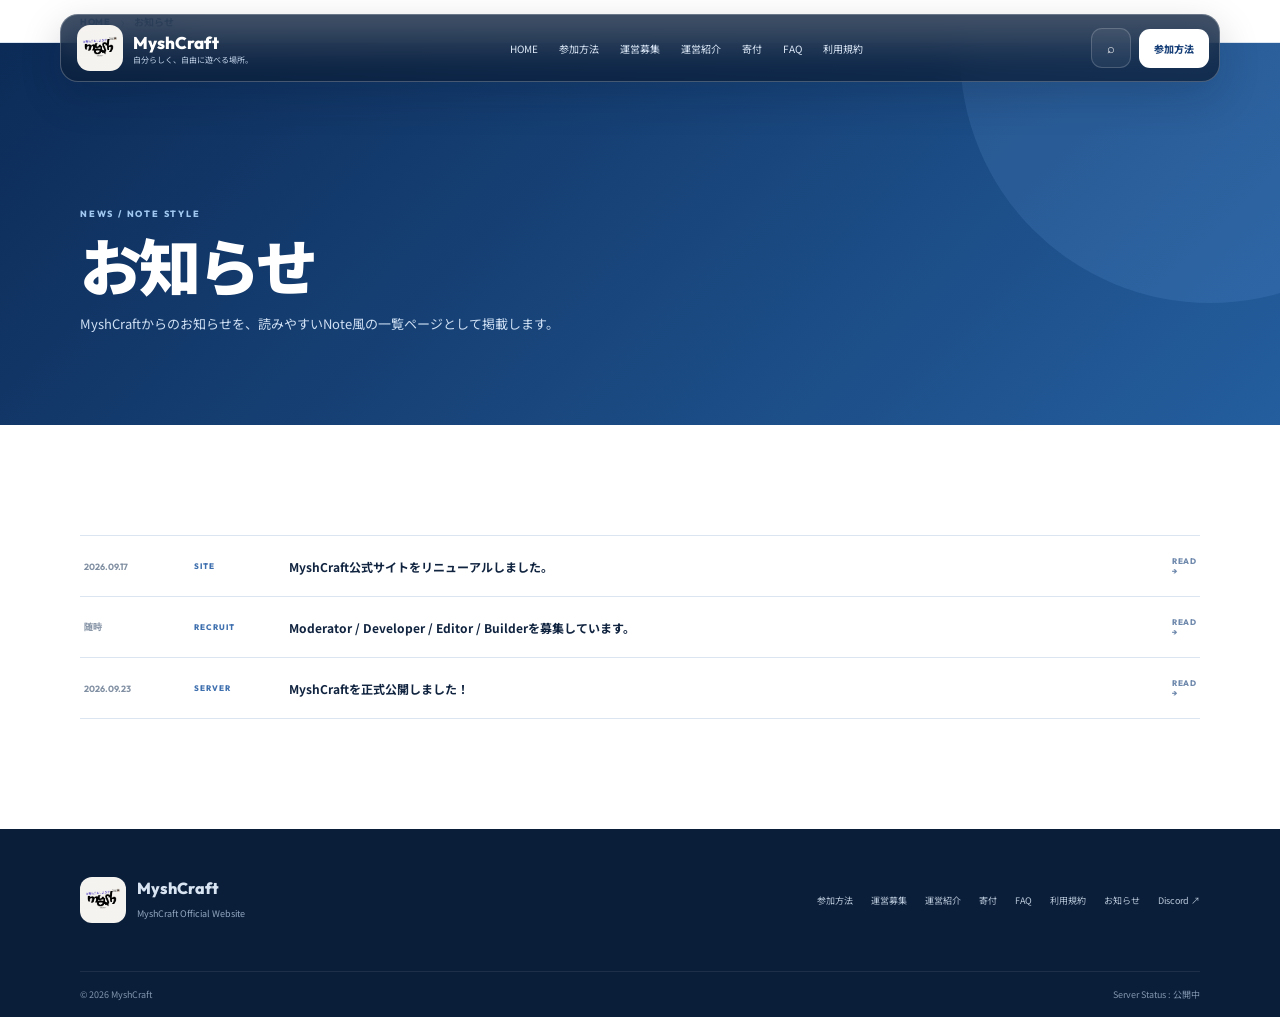
<file: news.html>
<!doctype html><html lang="ja"><head><meta charset="utf-8"><meta name="viewport" content="width=device-width,initial-scale=1"><meta name="theme-color" content="#173f78"><title>お知らせ | MyshCraft</title><link rel="icon" href="assets/images/myshcraft-icon.png"><link rel="stylesheet" href="style.css"></head><body><div class="progress" id="progress"></div><header class="site-header"><a class="brand" href="index.html"><img src="assets/images/myshcraft-icon.png" alt="MyshCraft"><span><strong>MyshCraft</strong><small>自分らしく、自由に遊べる場所。</small></span></a><nav class="main-nav"><a class="" href="index.html">HOME</a><a class="" href="join.html">参加方法</a><a class="" href="recruit.html">運営募集</a><a class="" href="team.html">運営紹介</a><a class="" href="donate.html">寄付</a><a class="" href="faq.html">FAQ</a><a class="" href="rules.html">利用規約</a></nav><div class="header-actions"><button class="icon-button" id="searchOpen" aria-label="検索">⌕</button><a class="header-cta" href="join.html">参加方法</a><button class="menu-button" id="menuButton">☰</button></div></header><div class="breadcrumbs"><div class="container"><a href="index.html">HOME</a><span>›</span><strong>お知らせ</strong></div></div><main><section class="page-hero"><div class="container"><div class="section-kicker light-kicker">NEWS / NOTE STYLE</div><h1>お知らせ</h1><p>MyshCraftからのお知らせを、読みやすいNote風の一覧ページとして掲載します。</p></div></section><section class="section content-section"><div class="container"><div class="news-list">
<a class="news-row" href="news-site.html"><time>2026.09.17</time><span class="tag">SITE</span><strong>MyshCraft公式サイトをリニューアルしました。</strong><span class="news-more">READ →</span></a>
<a class="news-row" href="news-recruit.html"><time>随時</time><span class="tag">RECRUIT</span><strong>Moderator / Developer / Editor / Builderを募集しています。</strong><span class="news-more">READ →</span></a>
<a class="news-row" href="news-server.html"><time>2026.09.23</time><span class="tag">SERVER</span><strong>MyshCraftを正式公開しました！</strong><span class="news-more">READ →</span></a>
</div></section></main><footer class="footer"><div class="container footer-main"><div class="footer-brand"><img src="assets/images/myshcraft-icon.png" alt=""><div><strong>MyshCraft</strong><small>MyshCraft Official Website</small></div></div><div class="footer-links"><a href="join.html">参加方法</a><a href="recruit.html">運営募集</a><a href="team.html">運営紹介</a><a href="donate.html">寄付</a><a href="faq.html">FAQ</a><a href="rules.html">利用規約</a><a href="news.html">お知らせ</a><a href="https://discord.gg/7vTQMmWgSN" target="_blank" rel="noopener">Discord ↗</a></div></div><div class="container footer-bottom"><span>© 2026 MyshCraft</span><span>Server Status : 公開中</span></div></footer><div class="search-modal" id="searchModal"><div class="search-backdrop" data-close="1"></div><div class="search-panel"><button class="search-close" data-close="1">×</button><div class="section-kicker">SITE SEARCH</div><h2>何をお探しですか？</h2><input class="search-input" id="searchInput" placeholder="参加方法、寄付、運営募集…"><div id="searchResults" style="margin-top:15px"></div></div></div><script src="script.js"></script></body></html>
</file>
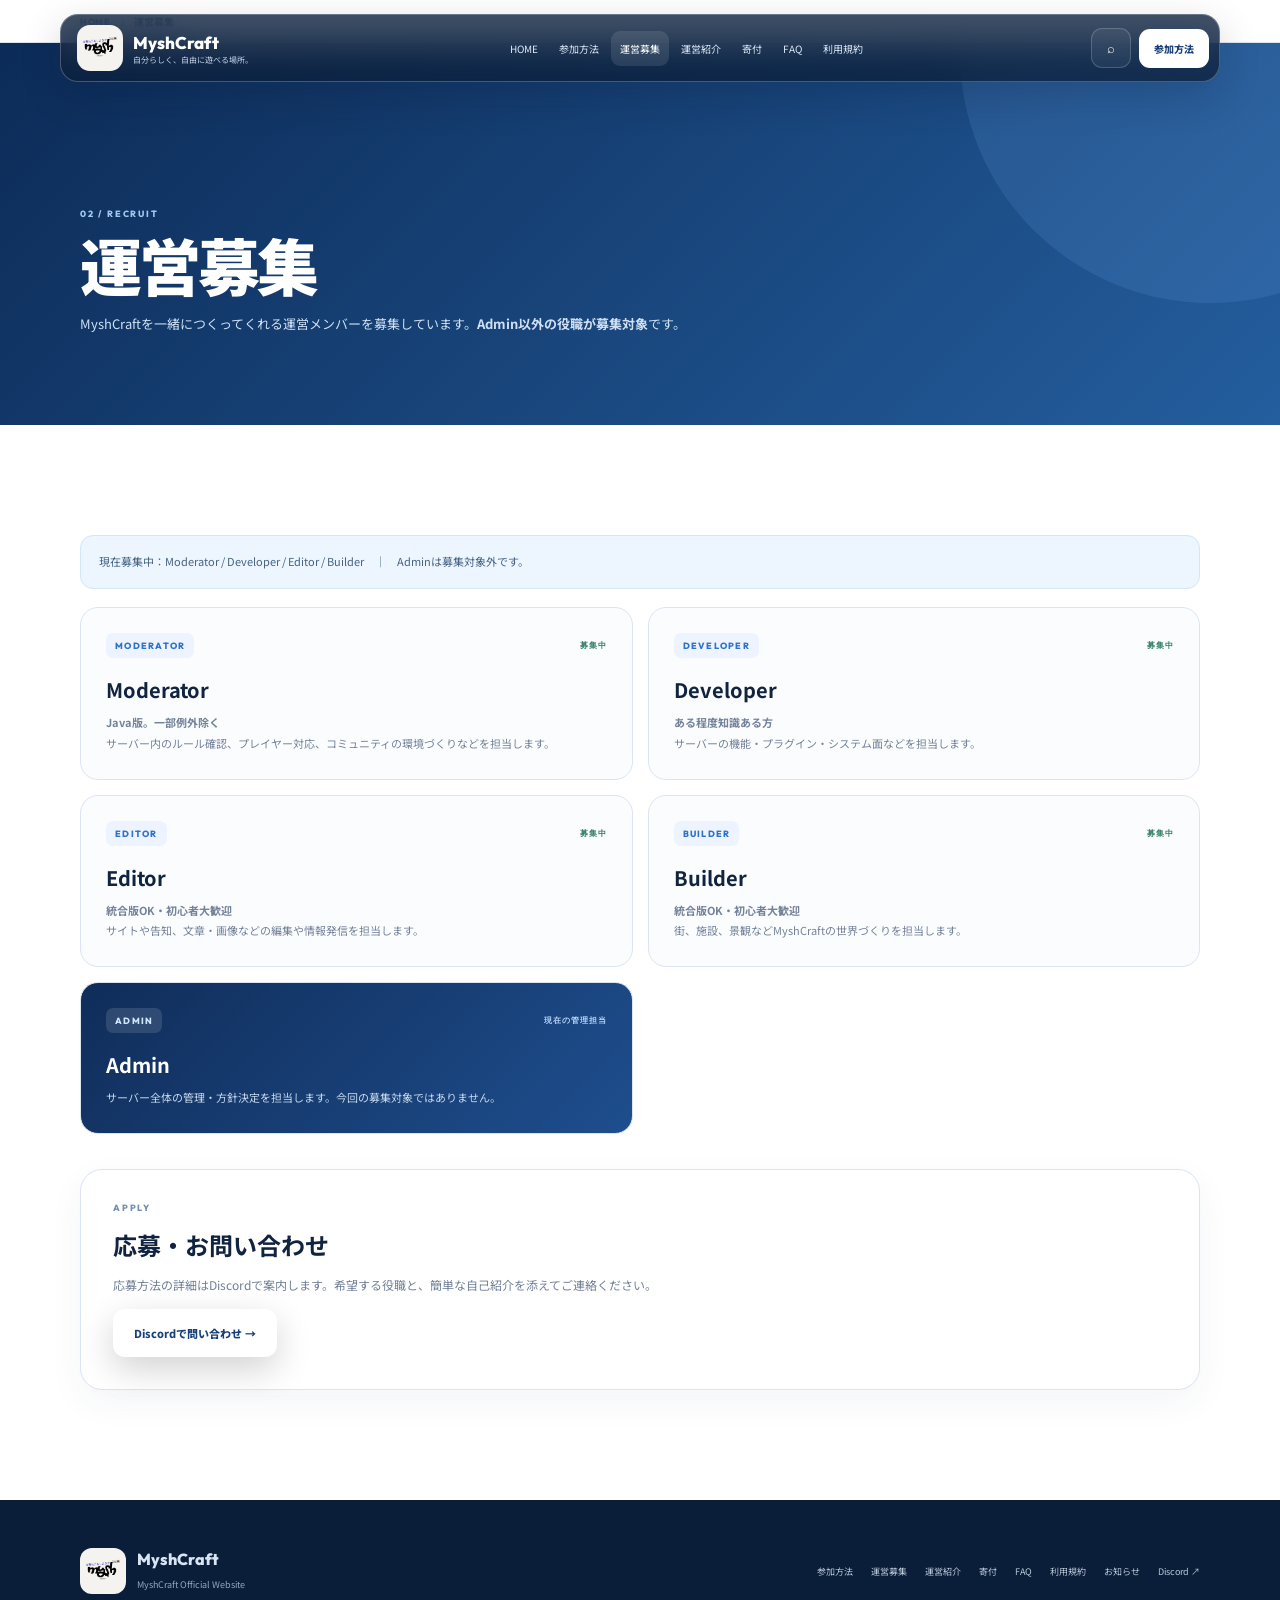
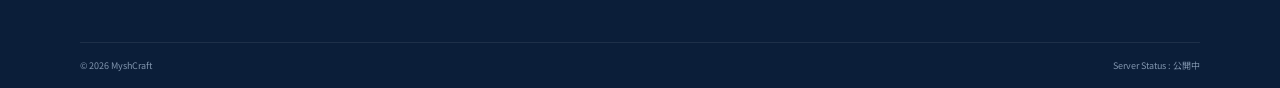
<file: recruit.html>
<!doctype html><html lang="ja"><head><meta charset="utf-8"><meta name="viewport" content="width=device-width,initial-scale=1"><meta name="theme-color" content="#173f78"><title>運営募集 | MyshCraft</title><link rel="icon" href="assets/images/myshcraft-icon.png"><link rel="stylesheet" href="style.css"></head><body><div class="progress" id="progress"></div><header class="site-header"><a class="brand" href="index.html"><img src="assets/images/myshcraft-icon.png" alt="MyshCraft"><span><strong>MyshCraft</strong><small>自分らしく、自由に遊べる場所。</small></span></a><nav class="main-nav"><a class="" href="index.html">HOME</a><a class="" href="join.html">参加方法</a><a class="active" href="recruit.html">運営募集</a><a class="" href="team.html">運営紹介</a><a class="" href="donate.html">寄付</a><a class="" href="faq.html">FAQ</a><a class="" href="rules.html">利用規約</a></nav><div class="header-actions"><button class="icon-button" id="searchOpen" aria-label="検索">⌕</button><a class="header-cta" href="join.html">参加方法</a><button class="menu-button" id="menuButton">☰</button></div></header><div class="breadcrumbs"><div class="container"><a href="index.html">HOME</a><span>›</span><strong>運営募集</strong></div></div><main><section class="page-hero"><div class="container"><div class="section-kicker light-kicker">02 / RECRUIT</div><h1>運営募集</h1><p>MyshCraftを一緒につくってくれる運営メンバーを募集しています。<strong>Admin以外の役職が募集対象</strong>です。</p></div></section><section class="section content-section"><div class="container"><div class="notice">現在募集中：Moderator / Developer / Editor / Builder　｜　Adminは募集対象外です。</div><div class="recruit-grid" style="margin-top:18px"><article class="role-card"><div class="role-top"><span class="role-badge">MODERATOR</span><span class="wanted">募集中</span></div><h3>Moderator</h3><p><strong>Java版。一部例外除く</strong><br>サーバー内のルール確認、プレイヤー対応、コミュニティの環境づくりなどを担当します。</p></article><article class="role-card"><div class="role-top"><span class="role-badge">DEVELOPER</span><span class="wanted">募集中</span></div><h3>Developer</h3><p><strong>ある程度知識ある方</strong><br>サーバーの機能・プラグイン・システム面などを担当します。</p></article><article class="role-card"><div class="role-top"><span class="role-badge">EDITOR</span><span class="wanted">募集中</span></div><h3>Editor</h3><p><strong>統合版OK・初心者大歓迎</strong><br>サイトや告知、文章・画像などの編集や情報発信を担当します。</p></article><article class="role-card"><div class="role-top"><span class="role-badge">BUILDER</span><span class="wanted">募集中</span></div><h3>Builder</h3><p><strong>統合版OK・初心者大歓迎</strong><br>街、施設、景観などMyshCraftの世界づくりを担当します。</p></article><article class="role-card admin"><div class="role-top"><span class="role-badge">ADMIN</span><span style="font:800 8px Outfit;letter-spacing:.12em;color:#b7d5f5">現在の管理担当</span></div><h3>Admin</h3><p>サーバー全体の管理・方針決定を担当します。今回の募集対象ではありません。</p></article></div><div class="content-card" style="margin-top:35px"><div class="section-kicker">APPLY</div><h2 style="margin:0 0 10px">応募・お問い合わせ</h2><p style="font-size:12px;color:#718198;line-height:1.9">応募方法の詳細はDiscordで案内します。希望する役職と、簡単な自己紹介を添えてご連絡ください。</p><a class="btn primary" href="https://discord.gg/7vTQMmWgSN" target="_blank" rel="noopener">Discordで問い合わせ →</a></div></div></section></main><footer class="footer"><div class="container footer-main"><div class="footer-brand"><img src="assets/images/myshcraft-icon.png" alt=""><div><strong>MyshCraft</strong><small>MyshCraft Official Website</small></div></div><div class="footer-links"><a href="join.html">参加方法</a><a href="recruit.html">運営募集</a><a href="team.html">運営紹介</a><a href="donate.html">寄付</a><a href="faq.html">FAQ</a><a href="rules.html">利用規約</a><a href="news.html">お知らせ</a><a href="https://discord.gg/7vTQMmWgSN" target="_blank" rel="noopener">Discord ↗</a></div></div><div class="container footer-bottom"><span>© 2026 MyshCraft</span><span>Server Status : 公開中</span></div></footer><div class="search-modal" id="searchModal"><div class="search-backdrop" data-close="1"></div><div class="search-panel"><button class="search-close" data-close="1">×</button><div class="section-kicker">SITE SEARCH</div><h2>何をお探しですか？</h2><input class="search-input" id="searchInput" placeholder="参加方法、寄付、運営募集…"><div id="searchResults" style="margin-top:15px"></div></div></div><script src="script.js"></script></body></html>
</file>
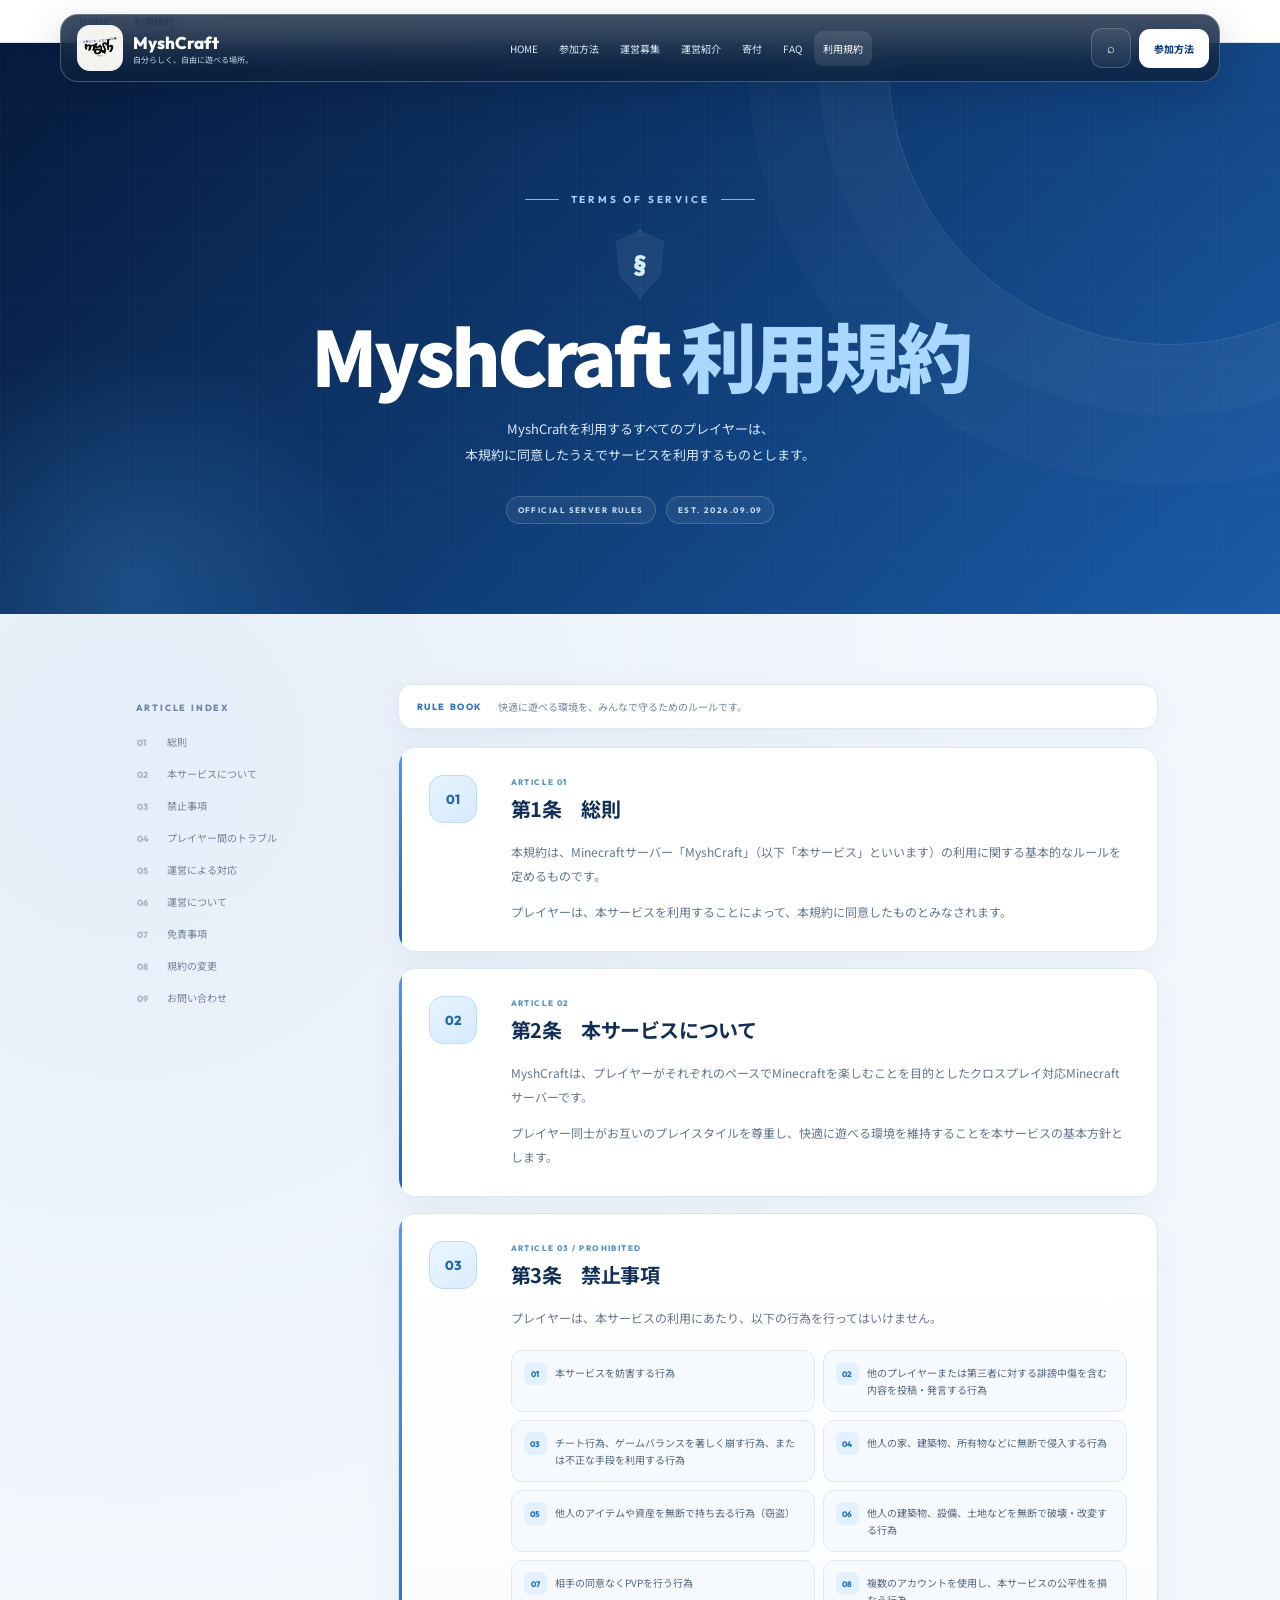
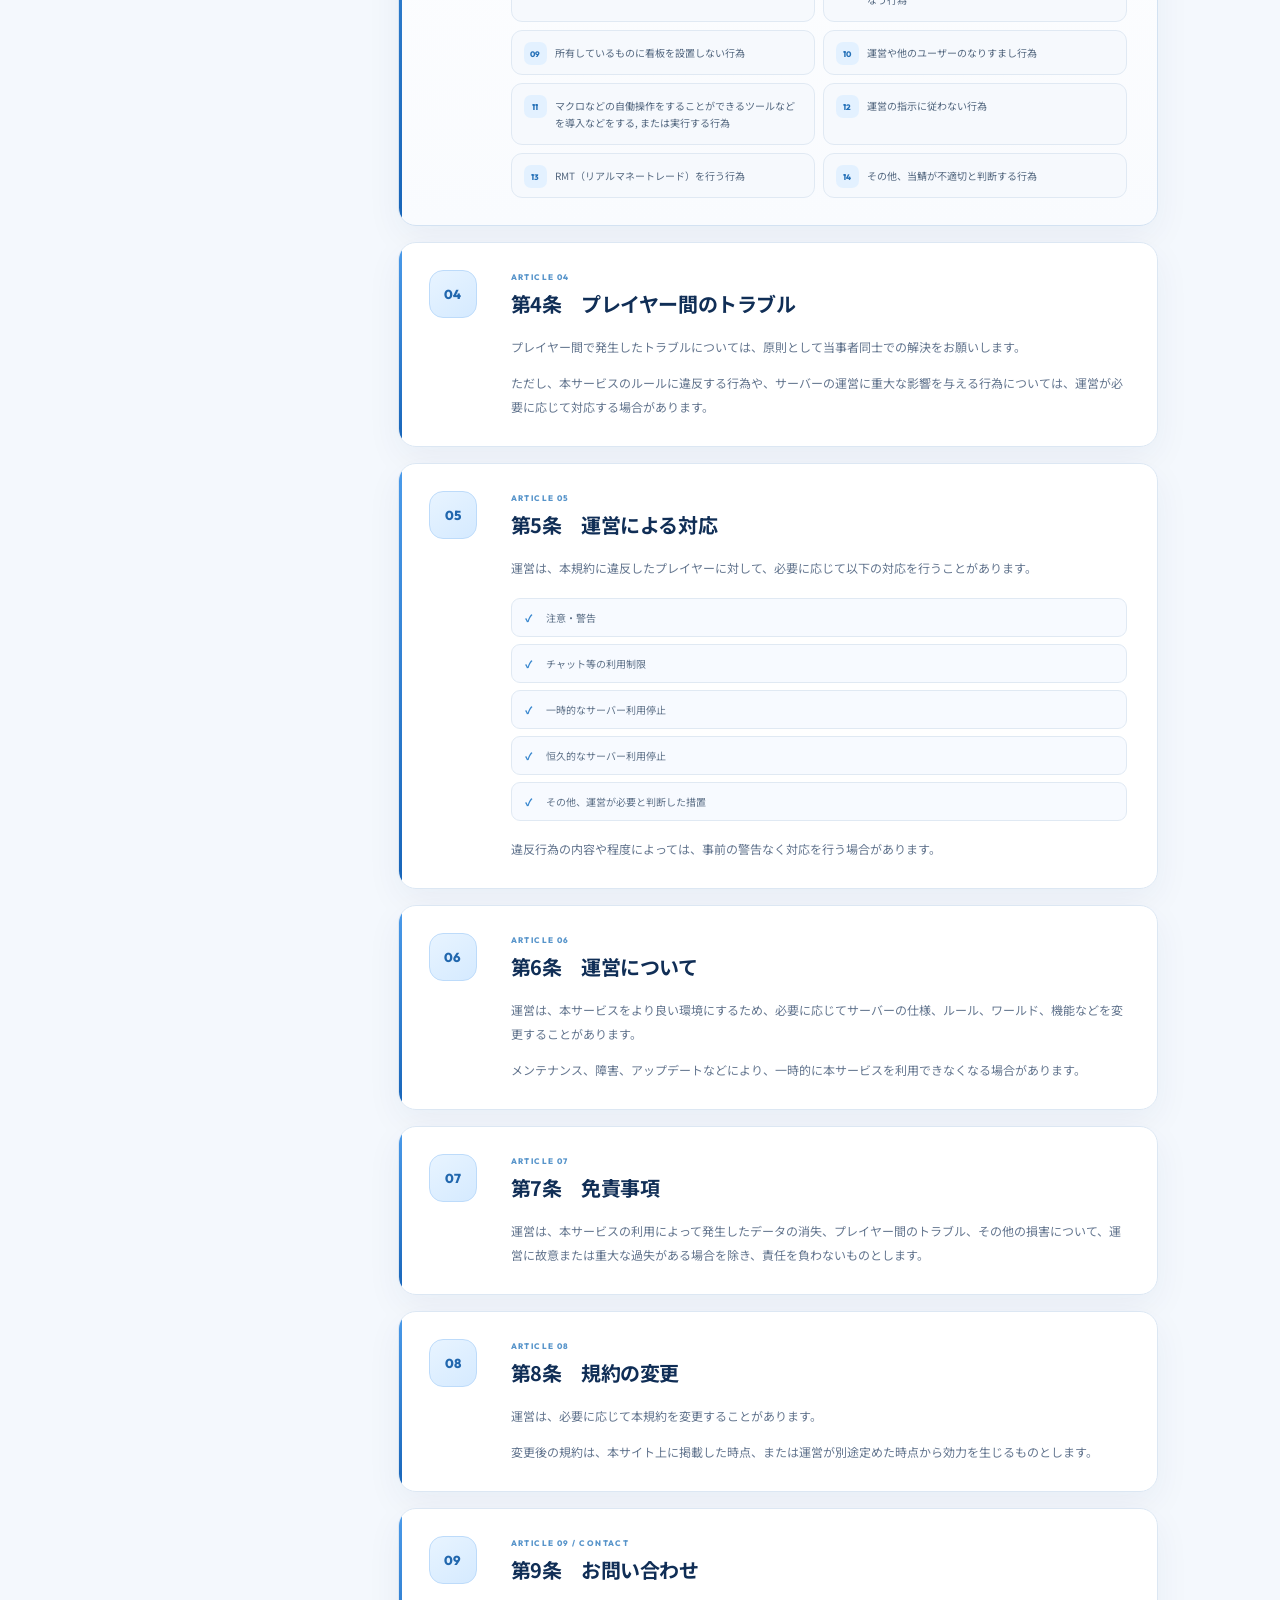
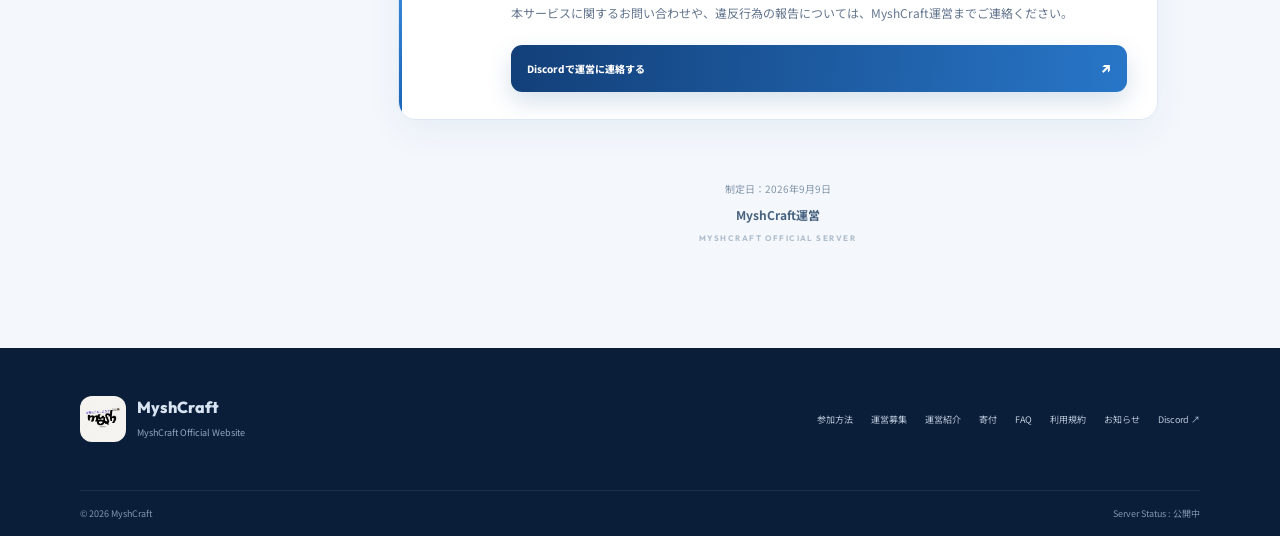
<file: rules.html>
<!doctype html><html lang="ja"><head><meta charset="utf-8"><meta name="viewport" content="width=device-width,initial-scale=1"><meta name="theme-color" content="#173f78"><title>利用規約 | MyshCraft</title><link rel="icon" href="assets/images/myshcraft-icon.png"><link rel="stylesheet" href="style.css"></head><body><div class="progress" id="progress"></div><header class="site-header">
  <a class="brand" href="index.html"><img src="assets/images/myshcraft-icon.png" alt="MyshCraft"><span><strong>MyshCraft</strong><small>自分らしく、自由に遊べる場所。</small></span></a>
  <nav class="main-nav"><a href="index.html">HOME</a><a href="join.html">参加方法</a><a href="recruit.html">運営募集</a><a href="team.html">運営紹介</a><a href="donate.html">寄付</a><a href="faq.html">FAQ</a><a class="active" href="rules.html">利用規約</a></nav>
  <div class="header-actions"><button class="icon-button" id="searchOpen" aria-label="検索">⌕</button><a class="header-cta" href="join.html">参加方法</a><button class="menu-button" id="menuButton" aria-label="メニュー">☰</button></div>
</header><div class="breadcrumbs"><div class="container"><a href="index.html">HOME</a><span>›</span><strong>利用規約</strong></div></div>

        <main class="terms-page">
          <section class="terms-hero">
            <div class="terms-hero-grid"></div>
            <div class="container terms-hero-inner">
              <div class="terms-kicker"><span></span> TERMS OF SERVICE <span></span></div>
              <div class="terms-shield">§</div>
              <h1>MyshCraft <em>利用規約</em></h1>
              <p>MyshCraftを利用するすべてのプレイヤーは、<br>本規約に同意したうえでサービスを利用するものとします。</p>
              <div class="terms-meta"><span>OFFICIAL SERVER RULES</span><span>EST. 2026.09.09</span></div>
            </div>
          </section>

          <section class="terms-content">
            <div class="container terms-layout">
              <aside class="terms-index">
                <div class="terms-index-title">ARTICLE INDEX</div>
                <a href="#article-1"><b>01</b> 総則</a>
                <a href="#article-2"><b>02</b> 本サービスについて</a>
                <a href="#article-3"><b>03</b> 禁止事項</a>
                <a href="#article-4"><b>04</b> プレイヤー間のトラブル</a>
                <a href="#article-5"><b>05</b> 運営による対応</a>
                <a href="#article-6"><b>06</b> 運営について</a>
                <a href="#article-7"><b>07</b> 免責事項</a>
                <a href="#article-8"><b>08</b> 規約の変更</a>
                <a href="#article-9"><b>09</b> お問い合わせ</a>
              </aside>

              <div class="terms-main">
                <div class="terms-note"><span>RULE BOOK</span><p>快適に遊べる環境を、みんなで守るためのルールです。</p></div>

                <article class="terms-item" id="article-1">
                  <div class="terms-number">01</div><div class="terms-item-body">
                    <div class="terms-item-label">ARTICLE 01</div><h2>第1条　総則</h2>
                    <p>本規約は、Minecraftサーバー「MyshCraft」（以下「本サービス」といいます）の利用に関する基本的なルールを定めるものです。</p>
                    <p>プレイヤーは、本サービスを利用することによって、本規約に同意したものとみなされます。</p>
                  </div>
                </article>

                <article class="terms-item" id="article-2">
                  <div class="terms-number">02</div><div class="terms-item-body">
                    <div class="terms-item-label">ARTICLE 02</div><h2>第2条　本サービスについて</h2>
                    <p>MyshCraftは、プレイヤーがそれぞれのペースでMinecraftを楽しむことを目的としたクロスプレイ対応Minecraftサーバーです。</p>
                    <p>プレイヤー同士がお互いのプレイスタイルを尊重し、快適に遊べる環境を維持することを本サービスの基本方針とします。</p>
                  </div>
                </article>

                <article class="terms-item terms-danger" id="article-3">
                  <div class="terms-number">03</div><div class="terms-item-body">
                    <div class="terms-item-label">ARTICLE 03 / PROHIBITED</div><h2>第3条　禁止事項</h2>
                    <p>プレイヤーは、本サービスの利用にあたり、以下の行為を行ってはいけません。</p>
                    <ol class="terms-list">
                      <li>本サービスを妨害する行為</li>
                      <li>他のプレイヤーまたは第三者に対する誹謗中傷を含む内容を投稿・発言する行為</li>
                      <li>チート行為、ゲームバランスを著しく崩す行為、または不正な手段を利用する行為</li>
                      <li>他人の家、建築物、所有物などに無断で侵入する行為</li>
                      <li>他人のアイテムや資産を無断で持ち去る行為（窃盗）</li>
                      <li>他人の建築物、設備、土地などを無断で破壊・改変する行為</li>
                      <li>相手の同意なくPVPを行う行為</li>
                      <li>複数のアカウントを使用し、本サービスの公平性を損なう行為</li>
                      <li>所有しているものに看板を設置しない行為</li>
                      <li>運営や他のユーザーのなりすまし行為</li>
                      <li>マクロなどの自働操作をすることができるツールなどを導入などをする, または実行する行為</li>
                      <li>運営の指示に従わない行為</li>
                      <li>RMT（リアルマネートレード）を行う行為</li>
                      <li>その他、当鯖が不適切と判断する行為</li>
                    </ol>
                  </div>
                </article>

                <article class="terms-item" id="article-4">
                  <div class="terms-number">04</div><div class="terms-item-body">
                    <div class="terms-item-label">ARTICLE 04</div><h2>第4条　プレイヤー間のトラブル</h2>
                    <p>プレイヤー間で発生したトラブルについては、原則として当事者同士での解決をお願いします。</p>
                    <p>ただし、本サービスのルールに違反する行為や、サーバーの運営に重大な影響を与える行為については、運営が必要に応じて対応する場合があります。</p>
                  </div>
                </article>

                <article class="terms-item" id="article-5">
                  <div class="terms-number">05</div><div class="terms-item-body">
                    <div class="terms-item-label">ARTICLE 05</div><h2>第5条　運営による対応</h2>
                    <p>運営は、本規約に違反したプレイヤーに対して、必要に応じて以下の対応を行うことがあります。</p>
                    <ul class="terms-action-list"><li>注意・警告</li><li>チャット等の利用制限</li><li>一時的なサーバー利用停止</li><li>恒久的なサーバー利用停止</li><li>その他、運営が必要と判断した措置</li></ul>
                    <p>違反行為の内容や程度によっては、事前の警告なく対応を行う場合があります。</p>
                  </div>
                </article>

                <article class="terms-item" id="article-6">
                  <div class="terms-number">06</div><div class="terms-item-body">
                    <div class="terms-item-label">ARTICLE 06</div><h2>第6条　運営について</h2>
                    <p>運営は、本サービスをより良い環境にするため、必要に応じてサーバーの仕様、ルール、ワールド、機能などを変更することがあります。</p>
                    <p>メンテナンス、障害、アップデートなどにより、一時的に本サービスを利用できなくなる場合があります。</p>
                  </div>
                </article>

                <article class="terms-item" id="article-7">
                  <div class="terms-number">07</div><div class="terms-item-body">
                    <div class="terms-item-label">ARTICLE 07</div><h2>第7条　免責事項</h2>
                    <p>運営は、本サービスの利用によって発生したデータの消失、プレイヤー間のトラブル、その他の損害について、運営に故意または重大な過失がある場合を除き、責任を負わないものとします。</p>
                  </div>
                </article>

                <article class="terms-item" id="article-8">
                  <div class="terms-number">08</div><div class="terms-item-body">
                    <div class="terms-item-label">ARTICLE 08</div><h2>第8条　規約の変更</h2>
                    <p>運営は、必要に応じて本規約を変更することがあります。</p>
                    <p>変更後の規約は、本サイト上に掲載した時点、または運営が別途定めた時点から効力を生じるものとします。</p>
                  </div>
                </article>

                <article class="terms-item" id="article-9">
                  <div class="terms-number">09</div><div class="terms-item-body">
                    <div class="terms-item-label">ARTICLE 09 / CONTACT</div><h2>第9条　お問い合わせ</h2>
                    <p>本サービスに関するお問い合わせや、違反行為の報告については、MyshCraft運営までご連絡ください。</p>
                    <a class="terms-contact" href="https://discord.gg/7vTQMmWgSN" target="_blank" rel="noopener"><span>Discordで運営に連絡する</span><b>↗</b></a>
                  </div>
                </article>

                <div class="terms-footer"><span>制定日：2026年9月9日</span><strong>MyshCraft運営</strong><small>MYSHCRAFT OFFICIAL SERVER</small></div>
              </div>
            </div>
          </section>
        </main>

    <footer class="footer"><div class="container footer-main"><div class="footer-brand"><img src="assets/images/myshcraft-icon.png" alt=""><div><strong>MyshCraft</strong><small>MyshCraft Official Website</small></div></div><div class="footer-links"><a href="join.html">参加方法</a><a href="recruit.html">運営募集</a><a href="team.html">運営紹介</a><a href="donate.html">寄付</a><a href="faq.html">FAQ</a><a href="rules.html">利用規約</a><a href="news.html">お知らせ</a><a href="https://discord.gg/7vTQMmWgSN" target="_blank" rel="noopener">Discord ↗</a></div></div><div class="container footer-bottom"><span>© 2026 MyshCraft</span><span>Server Status : 公開中</span></div></footer>
<div class="search-modal" id="searchModal"><div class="search-backdrop" data-close="1"></div><div class="search-panel"><button class="search-close" data-close="1">×</button><div class="section-kicker">SITE SEARCH</div><h2>何をお探しですか？</h2><input class="search-input" id="searchInput" placeholder="参加方法、寄付、運営募集…"><div id="searchResults" style="margin-top:15px"></div></div></div>
<script src="script.js"></script></body></html>
</file>
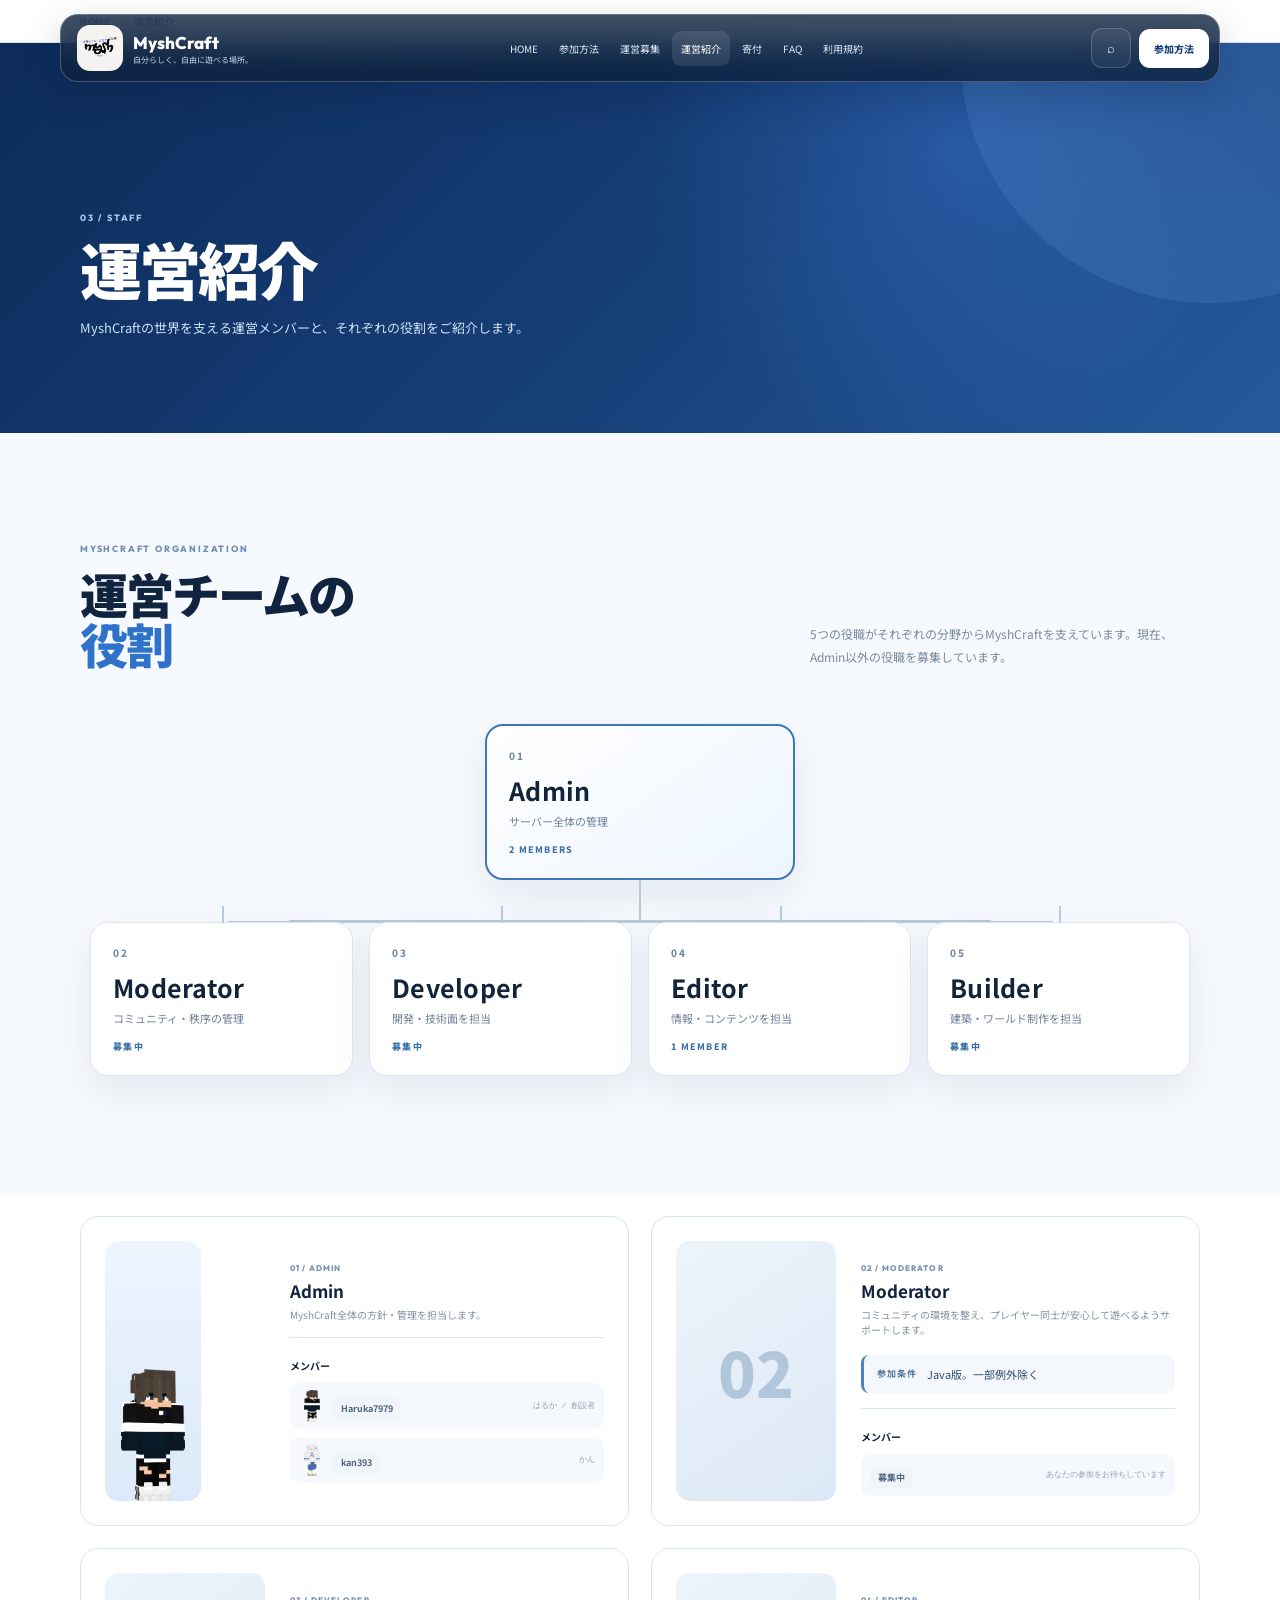
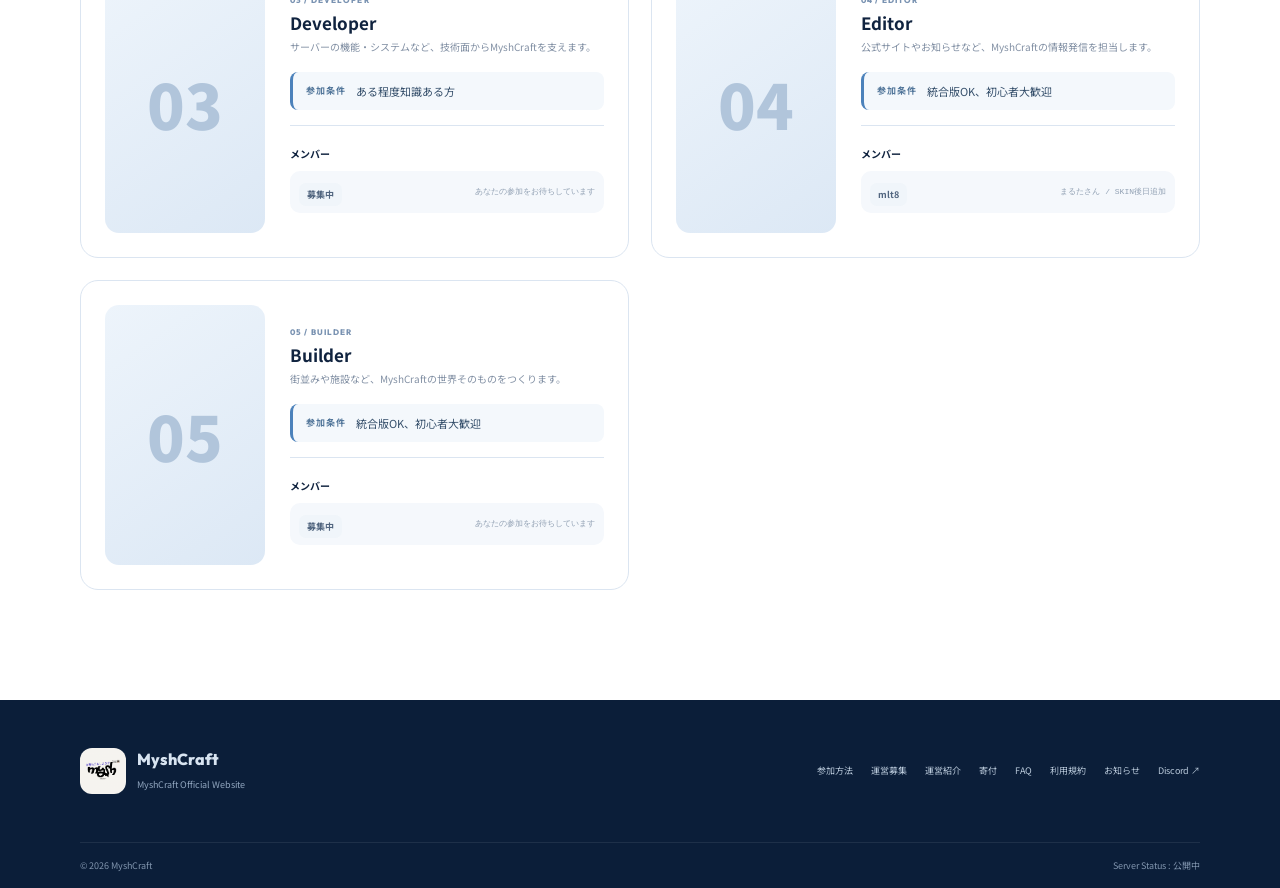
<file: team.html>
<!doctype html>
<html lang="ja">
<head>
<meta charset="utf-8">
<meta name="viewport" content="width=device-width,initial-scale=1">
<meta name="theme-color" content="#173f78">
<title>運営紹介 | MyshCraft</title>
<link rel="icon" href="assets/images/myshcraft-icon.png">
<link rel="stylesheet" href="style.css">
</head>
<body>
<div class="progress" id="progress"></div>

<header class="site-header">
  <a class="brand" href="index.html">
    <img src="assets/images/myshcraft-icon.png" alt="MyshCraft">
    <span><strong>MyshCraft</strong><small>自分らしく、自由に遊べる場所。</small></span>
  </a>
  <nav class="main-nav">
    <a href="index.html">HOME</a>
    <a href="join.html">参加方法</a>
    <a href="recruit.html">運営募集</a>
    <a class="active" href="team.html">運営紹介</a>
    <a href="donate.html">寄付</a>
    <a href="faq.html">FAQ</a>
    <a href="rules.html">利用規約</a>
  </nav>
  <div class="header-actions">
    <button class="icon-button" id="searchOpen" aria-label="検索">⌕</button>
    <a class="header-cta" href="join.html">参加方法</a>
    <button class="menu-button" id="menuButton">☰</button>
  </div>
</header><div class="breadcrumbs"><div class="container"><a href="index.html">HOME</a><span>›</span><strong>運営紹介</strong></div></div>

<main>
<section class="page-hero team-hero">
  <div class="container">
    <div class="section-kicker light-kicker">03 / STAFF</div>
    <h1>運営紹介</h1>
    <p>MyshCraftの世界を支える運営メンバーと、それぞれの役割をご紹介します。</p>
  </div>
</section>

<section class="section org-section">
  <div class="container">
    <div class="section-head">
      <div>
        <div class="section-kicker">MYSHCRAFT ORGANIZATION</div>
        <h2>運営チームの<br><span>役割</span></h2>
      </div>
      <p>5つの役職がそれぞれの分野からMyshCraftを支えています。現在、Admin以外の役職を募集しています。</p>
    </div>

    <div class="org-chart">
      <div class="org-line org-line-top"></div>

      <a class="org-node org-admin" href="#admin">
        <span class="org-num">01</span>
        <strong>Admin</strong>
        <small>サーバー全体の管理</small>
        <em>2 MEMBERS</em>
      </a>

      <div class="org-branch"></div>

      <div class="org-children">
        <a class="org-node" href="#moderator">
          <span class="org-num">02</span>
          <strong>Moderator</strong>
          <small>コミュニティ・秩序の管理</small>
          <em>募集中</em>
        </a>
        <a class="org-node" href="#developer">
          <span class="org-num">03</span>
          <strong>Developer</strong>
          <small>開発・技術面を担当</small>
          <em>募集中</em>
        </a>
        <a class="org-node" href="#editor">
          <span class="org-num">04</span>
          <strong>Editor</strong>
          <small>情報・コンテンツを担当</small>
          <em>1 MEMBER</em>
        </a>
        <a class="org-node" href="#builder">
          <span class="org-num">05</span>
          <strong>Builder</strong>
          <small>建築・ワールド制作を担当</small>
          <em>募集中</em>
        </a>
      </div>
    </div>
  </div>
</section>

<section class="section content-section team-detail-section">
<div class="container">
<div class="team-detail-grid">

<article class="team-card team-card-large" id="admin">
  <div class="team-avatar skin-avatar">
    <img src="assets/images/haruka-skin.png" alt="Haruka7979のMinecraftスキン">
  </div>
  <div class="team-card-content">
    <span class="role">01 / ADMIN</span>
    <h3>Admin</h3>
    <p>MyshCraft全体の方針・管理を担当します。</p>
    <div class="member-list">
      <strong>メンバー</strong>
      <div class="member">
        <img class="mini-skin" src="assets/images/haruka-skin.png" alt="">
        <span class="member-name">Haruka7979</span>
        <code>はるか / 創設者</code>
      </div>
      <div class="member">
        <img class="mini-skin" src="assets/images/kan-skin.png" alt="">
        <span class="member-name">kan393</span>
        <code>かん</code>
      </div>
    </div>
  </div>
</article>

<article class="team-card team-card-large" id="moderator">
  <div class="role-placeholder">02</div>
  <div class="team-card-content">
    <span class="role">02 / MODERATOR</span>
    <h3>Moderator</h3>
    <p>コミュニティの環境を整え、プレイヤー同士が安心して遊べるようサポートします。</p>
    <div class="condition"><b>参加条件</b><span>Java版。一部例外除く</span></div>
    <div class="member-list"><strong>メンバー</strong><div class="member"><span class="member-name">募集中</span><code>あなたの参加をお待ちしています</code></div></div>
  </div>
</article>

<article class="team-card team-card-large" id="developer">
  <div class="role-placeholder">03</div>
  <div class="team-card-content">
    <span class="role">03 / DEVELOPER</span>
    <h3>Developer</h3>
    <p>サーバーの機能・システムなど、技術面からMyshCraftを支えます。</p>
    <div class="condition"><b>参加条件</b><span>ある程度知識ある方</span></div>
    <div class="member-list"><strong>メンバー</strong><div class="member"><span class="member-name">募集中</span><code>あなたの参加をお待ちしています</code></div></div>
  </div>
</article>

<article class="team-card team-card-large" id="editor">
  <div class="role-placeholder">04</div>
  <div class="team-card-content">
    <span class="role">04 / EDITOR</span>
    <h3>Editor</h3>
    <p>公式サイトやお知らせなど、MyshCraftの情報発信を担当します。</p>
    <div class="condition"><b>参加条件</b><span>統合版OK、初心者大歓迎</span></div>
    <div class="member-list">
      <strong>メンバー</strong>
      <div class="member"><span class="member-name">mlt8</span><code>まるたさん / SKIN後日追加</code></div>
    </div>
  </div>
</article>

<article class="team-card team-card-large" id="builder">
  <div class="role-placeholder">05</div>
  <div class="team-card-content">
    <span class="role">05 / BUILDER</span>
    <h3>Builder</h3>
    <p>街並みや施設など、MyshCraftの世界そのものをつくります。</p>
    <div class="condition"><b>参加条件</b><span>統合版OK、初心者大歓迎</span></div>
    <div class="member-list"><strong>メンバー</strong><div class="member"><span class="member-name">募集中</span><code>あなたの参加をお待ちしています</code></div></div>
  </div>
</article>

</div>
</div>
</section>
</main>

<footer class="footer">
<div class="container footer-main">
  <div class="footer-brand"><img src="assets/images/myshcraft-icon.png" alt=""><div><strong>MyshCraft</strong><small>MyshCraft Official Website</small></div></div>
  <div class="footer-links">
    <a href="join.html">参加方法</a><a href="recruit.html">運営募集</a><a href="team.html">運営紹介</a>
    <a href="donate.html">寄付</a><a href="faq.html">FAQ</a><a href="rules.html">利用規約</a>
    <a href="news.html">お知らせ</a><a href="https://discord.gg/7vTQMmWgSN" target="_blank" rel="noopener">Discord ↗</a>
  </div>
</div>
<div class="container footer-bottom"><span>© 2026 MyshCraft</span><span>Server Status : 公開中</span></div>
</footer>

<div class="search-modal" id="searchModal">
  <div class="search-backdrop" data-close="1"></div>
  <div class="search-panel"><button class="search-close" data-close="1">×</button>
    <div class="section-kicker">SITE SEARCH</div><h2>何をお探しですか？</h2>
    <input class="search-input" id="searchInput" placeholder="参加方法、寄付、運営募集…">
    <div id="searchResults" style="margin-top:15px"></div>
  </div>
</div>
<script src="script.js"></script>
</body>
</html>
</file>
<file: style.css>
@import url('https://fonts.googleapis.com/css2?family=Noto+Sans+JP:wght@400;500;600;700;800;900&family=Outfit:wght@400;500;600;700;800;900&display=swap');
:root{--navy:#173f78;--navy2:#0c2852;--blue:#2f72c9;--ink:#10233f;--muted:#70819a;--line:#dbe5f1;--bg:#f6f9fd;--white:#fff;--shadow:0 22px 70px rgba(17,55,104,.13);--radius:24px}
*{box-sizing:border-box}html{scroll-behavior:smooth}body{margin:0;color:var(--ink);font-family:"Noto Sans JP",sans-serif;background:var(--bg)}a{color:inherit;text-decoration:none}img{max-width:100%;display:block}.container{width:min(1120px,calc(100% - 40px));margin:auto}.progress{position:fixed;z-index:999;top:0;left:0;width:0;height:3px;background:#77b6ff}
.site-header{position:fixed;z-index:100;top:14px;left:50%;transform:translateX(-50%);width:min(1160px,calc(100% - 28px));height:68px;padding:8px 10px 8px 16px;border:1px solid rgba(255,255,255,.24);background:rgba(11,31,60,.78);backdrop-filter:blur(18px);border-radius:18px;display:flex;align-items:center;gap:18px;color:#fff;box-shadow:0 14px 40px rgba(4,18,38,.18)}
.brand{display:flex;align-items:center;gap:10px;min-width:205px}.brand img{width:46px;height:46px;border-radius:13px;object-fit:cover;background:#fff}.brand strong{display:block;font:800 17px Outfit}.brand small{display:block;color:#c3d4ea;font-size:8px;margin-top:1px}.main-nav{display:flex;gap:3px;flex:1;justify-content:center}.main-nav a{font-size:10px;color:#dce8f7;padding:10px 9px;border-radius:9px;transition:.2s}.main-nav a:hover,.main-nav a.active{background:rgba(255,255,255,.1);color:#fff}.header-actions{display:flex;gap:8px;align-items:center}.icon-button,.menu-button{width:40px;height:40px;border:1px solid rgba(255,255,255,.18);background:rgba(255,255,255,.06);color:#fff;border-radius:11px;cursor:pointer}.header-cta{background:#fff;color:var(--navy);padding:12px 15px;border-radius:11px;font-size:10px;font-weight:800}.menu-button{display:none}
.hero{position:relative;min-height:820px;height:100vh;max-height:980px;overflow:hidden;background:#081a35;color:#fff}.hero video{position:absolute;inset:0;width:100%;height:100%;object-fit:cover}.hero-shade{position:absolute;inset:0;background:linear-gradient(90deg,rgba(5,18,38,.88),rgba(10,37,73,.5) 48%,rgba(5,14,29,.35)),linear-gradient(0deg,rgba(5,18,38,.75),transparent 48%)}.hero-grid{position:absolute;inset:0;background-image:linear-gradient(rgba(255,255,255,.045) 1px,transparent 1px),linear-gradient(90deg,rgba(255,255,255,.045) 1px,transparent 1px);background-size:80px 80px;mask-image:linear-gradient(to bottom,transparent,black 20%,black 75%,transparent);opacity:.45}.hero-content{position:relative;z-index:2;padding-top:235px;width:min(900px,calc(100% - 40px));margin:auto}.eyebrow{display:flex;align-items:center;gap:10px;font:700 10px Outfit;letter-spacing:.18em;color:#b9d8ff}.eyebrow span{width:26px;height:1px;background:#8fc7ff}.hero h1{font-size:clamp(58px,8vw,108px);line-height:.95;letter-spacing:-.06em;margin:20px 0 24px;font-weight:900}.hero h1 em{font-style:normal;color:#9ed0ff;text-shadow:0 5px 30px rgba(68,154,255,.25)}.hero p{font-size:15px;line-height:2;color:#e1ebf8;margin:0;max-width:570px}.hero-buttons{display:flex;gap:12px;margin-top:30px}.btn{display:inline-flex;align-items:center;justify-content:center;gap:15px;border-radius:12px;padding:15px 20px;font-size:11px;font-weight:800;transition:.2s;border:1px solid transparent}.btn:hover{transform:translateY(-2px)}.btn.primary{background:#fff;color:var(--navy);box-shadow:0 12px 35px rgba(0,0,0,.18)}.btn.glass{color:#fff;border-color:rgba(255,255,255,.25);background:rgba(255,255,255,.07);backdrop-filter:blur(10px)}.hero-status{margin-top:34px;display:flex;align-items:center;gap:12px;color:#d6e6f7;font-size:10px}.status-dot{width:9px;height:9px;border-radius:50%;background:#ffc15c;box-shadow:0 0 0 6px rgba(255,193,92,.11)}.hero-cards{position:absolute;right:6%;bottom:74px;z-index:3;display:grid;grid-template-columns:150px 150px;gap:10px}.mini-card{padding:17px;background:rgba(8,27,53,.67);border:1px solid rgba(255,255,255,.14);border-radius:16px;backdrop-filter:blur(15px)}.mini-card b{font:800 9px Outfit;color:#a9cfff;letter-spacing:.12em}.mini-card strong{display:block;font-size:13px;margin-top:7px}.mini-card span{display:block;color:#a9b9cd;font-size:9px;margin-top:3px}.hero-bottom{position:absolute;z-index:3;left:50%;transform:translateX(-50%);bottom:25px;width:min(1120px,calc(100% - 40px));display:flex;justify-content:space-between;color:#a9bdd5;font:600 8px Outfit;letter-spacing:.16em}.scroll-label{display:flex;align-items:center;gap:9px}.scroll-label span{width:28px;height:1px;background:#7697ba}
.intro{background:#fff;border-bottom:1px solid var(--line)}.intro-grid{display:grid;grid-template-columns:190px 1fr 120px;align-items:center;gap:30px;padding:28px 0}.intro-label{font:700 9px Outfit;letter-spacing:.16em;color:#7890ad}.intro-label strong{font-size:15px;color:var(--navy)}.intro p{font-size:12px;line-height:1.9;color:#6d7d94;margin:0}.text-link{font-size:10px;font-weight:800;color:var(--navy);text-align:right}
.section{padding:110px 0}.section-kicker{font:800 9px Outfit;letter-spacing:.2em;color:#7190b5;margin-bottom:14px}.section-head{display:flex;justify-content:space-between;align-items:end;gap:40px;margin-bottom:48px}.section-head h2{font-size:48px;line-height:1.05;letter-spacing:-.045em;margin:0;font-weight:900}.section-head h2 span{color:var(--blue)}.section-head>p{max-width:390px;color:#7b8aa0;font-size:12px;line-height:1.9;margin:0}.about-home{background:#fff}.about-grid{display:grid;grid-template-columns:1fr 1fr;gap:100px;align-items:start}.about-copy .lead{font-size:19px;line-height:1.8;font-weight:700;margin:0 0 18px}.about-copy p{font-size:13px;line-height:2;color:#6e7e95}.feature-list{margin-top:32px;border-top:1px solid var(--line)}.feature-list div{display:grid;grid-template-columns:35px 1fr;padding:17px 0;border-bottom:1px solid var(--line)}.feature-list b{font:700 9px Outfit;color:#7c9bc0}.feature-list strong{font-size:13px}.feature-list small{display:block;color:#8a97aa;font-size:10px;margin-top:3px}
.visual{height:520px;position:relative;overflow:hidden}.visual img{width:100%;height:100%;object-fit:cover}.visual:after{content:"";position:absolute;inset:0;background:linear-gradient(90deg,rgba(7,25,50,.65),transparent 70%)}.visual .container{position:absolute;z-index:2;left:50%;top:50%;transform:translate(-50%,-50%);color:#fff}.visual span{font:700 9px Outfit;letter-spacing:.2em;color:#bcdcff}.visual h2{font-size:64px;line-height:1;margin:12px 0;font-weight:900;letter-spacing:-.05em}
.join-grid{display:grid;grid-template-columns:1fr 1fr;gap:18px}.join-card{background:#fff;border:1px solid var(--line);border-radius:var(--radius);padding:30px;box-shadow:0 12px 35px rgba(31,61,105,.05)}.join-card h3{margin:20px 0 8px;font-size:24px}.join-card p{font-size:12px;color:#74839a;line-height:1.8}.join-icon{display:inline-flex;background:#edf4ff;color:var(--blue);font:800 9px Outfit;letter-spacing:.12em;padding:8px 11px;border-radius:8px}.server-row{display:flex;justify-content:space-between;align-items:center;background:#f5f8fc;border:1px solid #e1e8f2;border-radius:11px;padding:12px 14px;margin-top:20px;font-size:10px}.server-row code{font:800 11px Outfit;color:var(--navy)}.steps{display:grid;grid-template-columns:repeat(3,1fr);gap:1px;background:var(--line);margin-top:18px;border:1px solid var(--line);border-radius:20px;overflow:hidden}.step{background:#fff;padding:25px}.step span{font:800 9px Outfit;color:#7390b6}.step strong{display:block;margin:10px 0 4px;font-size:13px}.step p{margin:0;color:#7a889d;font-size:10px;line-height:1.8}
.page-hero{padding:165px 0 75px;background:linear-gradient(135deg,#0c2b57,#245e9e);color:#fff;position:relative;overflow:hidden}.page-hero:after{content:"";position:absolute;width:500px;height:500px;border-radius:50%;right:-180px;top:-240px;background:rgba(130,191,255,.12)}.page-hero h1{font-size:62px;line-height:1;margin:10px 0 16px;font-weight:900;letter-spacing:-.05em}.page-hero p{max-width:650px;color:#cfe0f4;font-size:13px;line-height:2}.light-kicker{color:#9fc7ef}.content-section{background:#fff}.content-card{background:#fff;border:1px solid var(--line);border-radius:22px;padding:32px;box-shadow:0 12px 35px rgba(31,61,105,.05)}.recruit-grid{display:grid;grid-template-columns:repeat(2,1fr);gap:15px}.role-card{border:1px solid var(--line);border-radius:18px;padding:25px;background:#fbfcfe}.role-top{display:flex;justify-content:space-between;align-items:center}.role-badge{font:800 9px Outfit;letter-spacing:.14em;color:var(--blue);background:#edf4ff;padding:7px 9px;border-radius:7px}.wanted{font:800 8px Outfit;color:#2d7b5f;letter-spacing:.12em}.role-card h3{font-size:20px;margin:17px 0 8px}.role-card p{font-size:11px;color:#74839a;line-height:1.9;margin:0}.role-card.admin{background:linear-gradient(135deg,#102d59,#1e4e8e);color:#fff}.role-card.admin .role-badge{background:rgba(255,255,255,.12);color:#cfe6ff}.role-card.admin p{color:#c7d8eb}.notice{padding:16px 18px;border-radius:13px;background:#edf5ff;border:1px solid #d4e5fa;color:#456483;font-size:11px;line-height:1.8}
.team-grid{display:grid;grid-template-columns:repeat(3,1fr);gap:15px}.team-card{border:1px solid var(--line);border-radius:18px;padding:24px;background:#fff}.team-avatar{width:56px;height:56px;border-radius:15px;overflow:hidden;background:#eaf2fb}.team-avatar img{width:100%;height:100%;object-fit:cover}.team-card .role{display:block;font:800 8px Outfit;letter-spacing:.14em;color:#7992b1;margin-top:20px}.team-card h3{margin:5px 0 4px;font-size:17px}.team-card p{margin:0;color:#8290a4;font-size:10px}.member-list{margin-top:15px;padding-top:13px;border-top:1px solid var(--line)}.member-list strong{font-size:10px}.member-list span{display:inline-block;margin:5px 5px 0 0;padding:5px 8px;border-radius:7px;background:#f0f5fa;font-size:9px;color:#51657f}
.donate-grid{display:grid;grid-template-columns:1fr 1fr;gap:15px}.donate-card{background:#fff;border:1px solid var(--line);border-radius:18px;padding:24px}.donate-card b{font:800 9px Outfit;color:var(--blue);letter-spacing:.13em}.donate-card h3{margin:8px 0;font-size:18px}.donate-card p{margin:0;color:#75849a;font-size:11px;line-height:1.8}.add-card{border:1px dashed #a9bfd8;background:#f8fbff;color:#6580a1}.donate-note{margin-top:16px;font-size:10px;color:#7d8ca1}.news-list{border-top:1px solid var(--line)}.news-row{display:grid;grid-template-columns:95px 80px 1fr 24px;gap:15px;align-items:center;padding:20px 4px;border-bottom:1px solid var(--line);transition:.2s}.news-row:hover{background:#f7faff;padding-left:10px}.news-row time{font:700 9px Outfit;color:#8290a3}.tag{font:800 8px Outfit;letter-spacing:.12em;color:#3e6fae}.news-row strong{font-size:12px}.arrow{color:#6f89ad;font-size:17px}
.faq-list details{border-top:1px solid var(--line);padding:21px 0}.faq-list details:last-child{border-bottom:1px solid var(--line)}summary{list-style:none;cursor:pointer;font-weight:800;font-size:12px;display:flex;justify-content:space-between;gap:20px}summary::-webkit-details-marker{display:none}summary span{font:400 20px Outfit;color:#7891ad}details p{color:#75849a;font-size:11px;line-height:1.9;margin:12px 28px 0 0}
.rules-card h2{font-size:20px;color:var(--navy);margin:34px 0 10px}.rules-card h2:first-child{margin-top:0}.rules-card p,.rules-card li{font-size:12px;color:#64748a;line-height:1.9}.rules-card li{margin:4px 0}.cta{background:#e9f2ff;padding:55px 0}.cta-inner{display:flex;justify-content:space-between;align-items:center;gap:25px}.cta h2{margin:0;font-size:27px}.cta p{font-size:11px;color:#71839b}.footer{background:#0b1e39;color:#d8e4f1}.footer-main{padding:48px 0;display:flex;justify-content:space-between;gap:35px}.footer-brand{display:flex;gap:11px;align-items:center}.footer-brand img{width:46px;height:46px;border-radius:12px}.footer-brand strong{font:800 16px Outfit;display:block}.footer-brand small{font-size:9px;color:#91a6bf}.footer-links{display:flex;gap:18px;flex-wrap:wrap;align-content:center}.footer-links a{font-size:9px;color:#b9c9da}.footer-bottom{border-top:1px solid rgba(255,255,255,.08);padding:16px 0;color:#8195ae;font-size:9px;display:flex;justify-content:space-between}
.search-modal{display:none;position:fixed;inset:0;z-index:500}.search-modal.open{display:block}.search-backdrop{position:absolute;inset:0;background:rgba(7,20,39,.68);backdrop-filter:blur(5px)}.search-panel{position:relative;width:min(700px,calc(100% - 30px));margin:105px auto 0;background:#fff;border-radius:24px;padding:34px;box-shadow:0 35px 100px rgba(0,0,0,.28)}.search-close{position:absolute;right:18px;top:15px;border:0;background:none;font-size:27px;color:#6d7b90;cursor:pointer}.search-panel h2{font-size:30px;margin:5px 0 18px}.search-input{width:100%;padding:15px;border:1px solid var(--line);border-radius:12px;outline:0;font-size:13px}.result{display:block;padding:13px 12px;border-radius:10px}.result:hover{background:#f2f6fc}.result strong{display:block;font-size:12px}.result small{color:#8190a5;font-size:10px}
@media(max-width:1050px){.main-nav{display:none}.menu-button{display:block}.header-cta{display:none}.hero-cards{right:25px}.about-grid{gap:50px}.team-grid{grid-template-columns:1fr 1fr}}
@media(max-width:700px){.site-header{top:9px;height:61px;padding:7px 8px 7px 10px}.brand{min-width:0}.brand img{width:40px;height:40px}.brand small{display:none}.brand strong{font-size:15px}.hero{min-height:720px;height:94vh}.hero-content{padding-top:180px}.hero h1{font-size:51px}.hero p{font-size:12px}.hero-cards{display:none}.hero-bottom{bottom:18px}.hero-location{display:none}.container{width:calc(100% - 32px)}.section{padding:78px 0}.intro-grid{display:block;padding:26px 0}.intro p{margin-top:12px}.text-link{display:inline-block;text-align:left;margin-top:13px}.section-head{display:block;margin-bottom:32px}.section-head h2{font-size:40px}.section-head>p{margin-top:13px}.about-grid,.join-grid,.donate-grid{grid-template-columns:1fr}.visual{height:430px}.visual h2{font-size:45px}.steps{grid-template-columns:1fr}.page-hero{padding:140px 0 60px}.page-hero h1{font-size:48px}.recruit-grid,.team-grid{grid-template-columns:1fr}.news-row{grid-template-columns:70px 58px 1fr 16px;gap:7px}.news-row strong{font-size:10px}.cta-inner{display:block}.cta .btn{margin-top:16px}.footer-main{display:block}.footer-links{margin-top:25px}}

/* Team skin cards */
.team-avatar.skin-avatar{width:96px;height:132px;border-radius:16px;background:linear-gradient(180deg,#edf5ff,#dbe9f8);display:flex;align-items:flex-end;justify-content:center;overflow:hidden;position:relative}.team-avatar.skin-avatar img{width:96px;height:132px;object-fit:contain;object-position:center bottom;image-rendering:auto}.team-avatar.skin-avatar.is-empty:before{content:'SKIN';font:800 10px Outfit;letter-spacing:.18em;color:#7f96b2;margin-bottom:54px}.team-card .member-list .member{display:flex;align-items:center;gap:8px;margin:8px 0 0;padding:7px 9px;background:#f5f8fc;border-radius:10px;font-size:10px;color:#51657f}.team-card .member-list .member .mini-skin{width:26px;height:32px;object-fit:contain}.team-card .member-list .member .member-name{font-weight:700}.team-card .member-list .member code{font-size:8px;color:#91a0b3;margin-left:auto}.team-card{transition:transform .2s ease,box-shadow .2s ease}.team-card:hover{transform:translateY(-4px);box-shadow:0 16px 35px rgba(31,61,105,.10)}

/* News article pages */
.article-wrap{max-width:850px;margin:0 auto}.article-card{background:#fff;border:1px solid var(--line);border-radius:24px;padding:42px;box-shadow:0 15px 40px rgba(31,61,105,.06)}.article-meta{display:flex;gap:10px;align-items:center;margin-bottom:18px}.article-meta time{font:700 10px Outfit;color:#8493a6}.article-tag{font:800 8px Outfit;letter-spacing:.14em;color:#3e6fae;background:#edf4ff;padding:7px 9px;border-radius:7px}.article-card h2{font-size:34px;line-height:1.35;margin:0 0 22px;color:#132c4e}.article-body{font-size:13px;line-height:2.1;color:#586b83}.article-body p{margin:0 0 18px}.article-body h3{font-size:18px;color:#193b68;margin:30px 0 10px}.article-image{width:100%;max-height:470px;object-fit:cover;border-radius:16px;margin:0 0 28px}.article-back{display:inline-flex;margin-top:24px;color:#3e6fae;font:800 10px Outfit;letter-spacing:.08em;text-decoration:none}.news-row{text-decoration:none;color:inherit}.news-row .tag{justify-self:start}.news-more{font:800 8px Outfit;color:#6f89ad;letter-spacing:.08em}
@media(max-width:700px){.article-card{padding:25px}.article-card h2{font-size:26px}.article-body{font-size:12px}.team-avatar.skin-avatar{width:84px;height:116px}.team-avatar.skin-avatar img{width:84px;height:116px}}

.skin-placeholder{font:800 10px Outfit,sans-serif;letter-spacing:.18em;color:#7f96b2;margin-bottom:54px}

/* ===== Prominent Staff / Organization page ===== */
.team-hero{min-height:390px;display:flex;align-items:flex-end;background:
radial-gradient(circle at 75% 25%,rgba(76,145,255,.28),transparent 32%),
linear-gradient(135deg,#0c2b59 0%,#173f78 55%,#245a9d 100%);}
.org-section{background:#f6f9fd}
.org-chart{position:relative;margin:55px auto 0;max-width:1120px;text-align:center;padding:0 10px 10px}
.org-node{position:relative;display:flex;flex-direction:column;text-align:left;text-decoration:none;color:#12243a;background:#fff;border:1px solid #dce6f1;border-radius:18px;padding:22px 22px;box-shadow:0 15px 40px rgba(24,57,94,.08);transition:.25s}
.org-node:hover{transform:translateY(-5px);box-shadow:0 20px 50px rgba(24,57,94,.14);border-color:#8eb4df}
.org-node.org-admin{width:310px;margin:0 auto;background:linear-gradient(145deg,#fff,#edf5ff);border:2px solid #3f78b9}
.org-num{font-size:10px;letter-spacing:.18em;color:#6f89a7;font-weight:800;margin-bottom:9px}
.org-node strong{font-size:25px;letter-spacing:.01em}
.org-node small{font-size:11px;color:#718198;margin-top:5px}
.org-node em{font-style:normal;font-size:9px;letter-spacing:.14em;color:#3970a8;font-weight:800;margin-top:14px}
.org-line-top{display:none}
.org-branch{width:2px;height:42px;background:#b7c9dd;margin:0 auto;position:relative}
.org-branch:after{content:"";position:absolute;left:50%;bottom:0;width:calc(100% + 700px);height:2px;background:#b7c9dd;transform:translateX(-50%);max-width:calc(100vw - 100px)}
.org-children{display:grid;grid-template-columns:repeat(4,1fr);gap:16px;position:relative}
.org-children:before{content:"";position:absolute;left:12.5%;right:12.5%;top:-1px;height:2px;background:#b7c9dd}
.org-children .org-node:before{content:"";position:absolute;top:-17px;left:50%;width:2px;height:17px;background:#b7c9dd}
.team-detail-section{padding-top:20px}
.team-detail-grid{display:grid;grid-template-columns:1fr 1fr;gap:22px}
.team-card-large{display:grid;grid-template-columns:160px 1fr;gap:25px;align-items:stretch;scroll-margin-top:100px}
.team-card-large .team-avatar{height:260px;border-radius:14px}
.team-card-large .team-card-content{padding:2px 0}
.role-placeholder{min-height:260px;border-radius:14px;background:linear-gradient(145deg,#edf4fb,#dce8f5);display:flex;align-items:center;justify-content:center;font-size:62px;font-weight:900;color:#b1c5db}
.condition{display:flex;gap:10px;align-items:center;margin:18px 0 12px;padding:11px 13px;background:#f4f8fc;border-left:3px solid #4c82bb;border-radius:8px;font-size:11px}
.condition b{font-size:9px;letter-spacing:.12em;color:#52769a;white-space:nowrap}
.condition span{color:#344e6a}
.team-edit-guide{margin-top:32px}
.team-edit-guide h2{margin:5px 0 10px}
.team-edit-guide p{font-size:12px;line-height:1.9;color:#718198;margin-bottom:20px}
.team-edit-guide code{font-size:.9em;background:#eef4fa;padding:2px 5px;border-radius:4px}
@media(max-width:900px){
 .org-children{grid-template-columns:1fr 1fr}
 .org-children:before{display:none}
 .org-children .org-node:before{display:none}
 .org-branch:after{display:none}
 .team-detail-grid{grid-template-columns:1fr}
}
@media(max-width:600px){
 .org-node.org-admin{width:auto;max-width:310px}
 .org-children{grid-template-columns:1fr}
 .team-card-large{grid-template-columns:1fr}
 .team-card-large .team-avatar,.role-placeholder{height:220px}
}


/* ===== v4 navigation upgrades: breadcrumbs + mobile menu ===== */
.breadcrumbs{background:#fff;border-bottom:1px solid var(--line);padding:13px 0;margin-top:0}.breadcrumbs .container{display:flex;align-items:center;gap:9px;color:#8a99ad;font-size:10px}.breadcrumbs a{font:800 9px Outfit;letter-spacing:.08em;color:#5f7ea4}.breadcrumbs span{font-size:16px;color:#b1bfd0;line-height:1}.breadcrumbs strong{font-weight:700;color:#536b88}.site-header:focus-within{box-shadow:0 16px 45px rgba(4,18,38,.28)}
.menu-button{font-size:18px;line-height:1}.menu-button[aria-expanded="true"]{background:rgba(255,255,255,.14)}
@media(max-width:1050px){.main-nav.mobile-open{display:flex;position:absolute;top:76px;left:0;right:0;padding:9px;flex-direction:column;gap:3px;background:rgba(10,31,61,.98);border:1px solid rgba(255,255,255,.12);border-radius:15px;box-shadow:0 18px 40px rgba(3,15,31,.3)}.main-nav.mobile-open a{padding:12px 13px;font-size:11px}.main-nav.mobile-open a.active{background:rgba(255,255,255,.12)}}
@media(max-width:700px){.breadcrumbs{padding:11px 0}.breadcrumbs .container{font-size:9px}.breadcrumbs + main .page-hero{padding-top:120px}.breadcrumbs + main .hero{margin-top:0}.site-header{z-index:300}.search-panel{margin-top:88px}}
@media(prefers-reduced-motion:reduce){html{scroll-behavior:auto}.btn,.team-card,.org-node,.news-row{transition:none}}

/* ===== MyshCraft Terms / Rule Book ===== */
.terms-page{background:#f4f8fd;color:var(--ink)}
.terms-hero{position:relative;min-height:520px;overflow:hidden;background:linear-gradient(135deg,#061a3b 0%,#103e78 55%,#1b5ca8 100%);color:#fff;padding-top:150px}
.terms-hero:before{content:"";position:absolute;width:560px;height:560px;right:-170px;top:-260px;border:1px solid rgba(255,255,255,.13);border-radius:50%;box-shadow:0 0 0 70px rgba(255,255,255,.025),0 0 0 140px rgba(255,255,255,.018)}
.terms-hero:after{content:"";position:absolute;left:-120px;bottom:-220px;width:500px;height:500px;background:radial-gradient(circle,rgba(86,177,255,.22),transparent 68%)}
.terms-hero-grid{position:absolute;inset:0;background-image:linear-gradient(rgba(255,255,255,.045) 1px,transparent 1px),linear-gradient(90deg,rgba(255,255,255,.045) 1px,transparent 1px);background-size:64px 64px;mask-image:linear-gradient(to bottom,transparent,black 10%,black 85%,transparent);opacity:.6}
.terms-hero-inner{position:relative;z-index:2;text-align:center;padding-bottom:90px}
.terms-kicker{display:flex;justify-content:center;align-items:center;gap:12px;font:700 10px Outfit;letter-spacing:.28em;color:#a9d4ff}
.terms-kicker span{width:34px;height:1px;background:#72baff}
.terms-shield{width:58px;height:68px;margin:24px auto 18px;display:grid;place-items:center;font:800 25px Outfit;color:#d9edff;border:1px solid rgba(255,255,255,.28);clip-path:polygon(50% 0,92% 16%,86% 68%,50% 100%,14% 68%,8% 16%);background:rgba(255,255,255,.07);box-shadow:0 0 40px rgba(83,169,255,.2)}
.terms-hero h1{margin:0;font-size:clamp(42px,6vw,76px);line-height:1;letter-spacing:-.055em;font-weight:900}
.terms-hero h1 em{font-style:normal;color:#a9d7ff}
.terms-hero p{margin:24px auto 0;color:#d8e8f8;font-size:13px;line-height:2}
.terms-meta{margin:28px auto 0;display:flex;justify-content:center;gap:10px;flex-wrap:wrap}
.terms-meta span{font:700 8px Outfit;letter-spacing:.18em;padding:8px 11px;border:1px solid rgba(255,255,255,.18);background:rgba(255,255,255,.06);border-radius:99px;color:#c7def6}
.terms-content{padding:70px 0 100px;background:radial-gradient(circle at 10% 5%,rgba(47,114,201,.08),transparent 28%),#f4f8fd}
.terms-layout{display:grid;grid-template-columns:220px minmax(0,760px);gap:55px;align-items:start;justify-content:center}
.terms-index{position:sticky;top:105px;padding:18px 0}
.terms-index-title{font:800 9px Outfit;letter-spacing:.2em;color:#6f87a5;margin-bottom:13px;padding-left:13px}
.terms-index a{display:flex;align-items:center;gap:10px;padding:9px 12px;border-left:2px solid transparent;color:#71829a;font-size:10px;line-height:1.4;transition:.2s}
.terms-index a:hover{color:var(--navy);border-left-color:#3d8de2;background:#fff;border-radius:0 8px 8px 0}
.terms-index b{font:800 9px Outfit;color:#a3b4c9;min-width:20px}
.terms-note{display:flex;align-items:center;gap:16px;padding:14px 18px;margin-bottom:18px;background:#fff;border:1px solid #dce7f3;border-radius:14px;box-shadow:0 8px 30px rgba(23,63,120,.06)}
.terms-note span{font:800 9px Outfit;letter-spacing:.18em;color:#2f72c9}
.terms-note p{margin:0;color:#75869d;font-size:10px}
.terms-item{position:relative;display:grid;grid-template-columns:62px 1fr;gap:20px;background:rgba(255,255,255,.95);border:1px solid #dce7f3;border-radius:18px;margin-bottom:16px;padding:27px 30px;box-shadow:0 12px 36px rgba(22,63,112,.055);overflow:hidden;scroll-margin-top:105px;transition:transform .2s,box-shadow .2s,border-color .2s}
.terms-item:before{content:"";position:absolute;left:0;top:0;bottom:0;width:3px;background:linear-gradient(#4b9bea,#1764b8)}
.terms-item:hover{transform:translateY(-2px);border-color:#c4daf1;box-shadow:0 18px 45px rgba(22,63,112,.09)}
.terms-number{width:48px;height:48px;border-radius:14px;display:grid;place-items:center;background:linear-gradient(145deg,#e8f4ff,#d5eaff);border:1px solid #bddbfa;color:#2167ae;font:800 13px Outfit}
.terms-item-label{font:800 8px Outfit;letter-spacing:.18em;color:#5794ca;margin:2px 0 7px}
.terms-item h2{font-size:20px;letter-spacing:-.02em;margin:0 0 17px;color:#102e56}
.terms-item p{font-size:12px;line-height:2;color:#64768f;margin:0 0 12px}
.terms-item p:last-child{margin-bottom:0}
.terms-danger{border-color:#d3e2f2;background:linear-gradient(180deg,#fff,#f9fbfe)}
.terms-danger:before{background:linear-gradient(#4e9fe8,#1764b8)}
.terms-danger .terms-number{background:linear-gradient(145deg,#eaf6ff,#d9edff)}
.terms-list{list-style:none;padding:0;margin:20px 0 0;display:grid;grid-template-columns:1fr 1fr;gap:8px}
.terms-list li{position:relative;padding:13px 13px 13px 43px;background:#f6f9fd;border:1px solid #e0e9f3;border-radius:11px;color:#53677f;font-size:10px;line-height:1.7}
.terms-list li:before{content:counter(list-item,decimal-leading-zero);position:absolute;left:12px;top:11px;width:23px;height:23px;border-radius:7px;display:grid;place-items:center;background:#e3f1ff;color:#2571b8;font:800 8px Outfit}
.terms-action-list{list-style:none;padding:0;margin:18px 0 16px;display:grid;gap:7px}
.terms-action-list li{padding:11px 14px 11px 34px;border:1px solid #e0e9f3;border-radius:9px;background:#f7faff;color:#5e7188;font-size:10px;position:relative}
.terms-action-list li:before{content:"✓";position:absolute;left:13px;color:#3786ce;font-weight:900}
.terms-contact{display:flex;align-items:center;justify-content:space-between;margin-top:20px;padding:14px 16px;border-radius:11px;background:linear-gradient(100deg,#123f78,#2876c8);color:#fff;font-size:10px;font-weight:800;box-shadow:0 10px 24px rgba(25,87,151,.18)}
.terms-contact b{font:700 15px Outfit}
.terms-footer{text-align:center;padding:38px 0 5px;color:#8495a9}
.terms-footer span{font-size:10px}.terms-footer strong{display:block;margin-top:8px;color:#47617e;font-size:12px}.terms-footer small{display:block;margin-top:10px;font:700 8px Outfit;letter-spacing:.18em;color:#b0bdcc}
@media(max-width:900px){.terms-layout{grid-template-columns:1fr;gap:0}.terms-index{position:static;display:flex;overflow:auto;padding:0 0 18px;margin-bottom:22px;gap:5px}.terms-index-title{display:none}.terms-index a{white-space:nowrap;border:1px solid #dce7f3!important;border-radius:99px;background:#fff;padding:8px 10px}.terms-index a b{display:none}.terms-item{grid-template-columns:50px 1fr;padding:23px 20px}.terms-number{width:42px;height:42px}.terms-list{grid-template-columns:1fr}}
@media(max-width:600px){.terms-hero{min-height:480px;padding-top:125px}.terms-hero-inner{padding-bottom:65px}.terms-hero h1{font-size:42px}.terms-hero p{font-size:11px}.terms-content{padding:40px 0 70px}.terms-note{display:block}.terms-note p{margin-top:7px}.terms-item{gap:14px;padding:20px 16px;border-radius:15px}.terms-item h2{font-size:17px}.terms-item p{font-size:11px;line-height:1.9}.terms-list li{font-size:10px;padding-left:39px}.terms-meta{gap:6px}.terms-meta span{font-size:7px}}

.status-dot.status-live{background:#55d98a;box-shadow:0 0 0 6px rgba(85,217,138,.12)}
</file>
